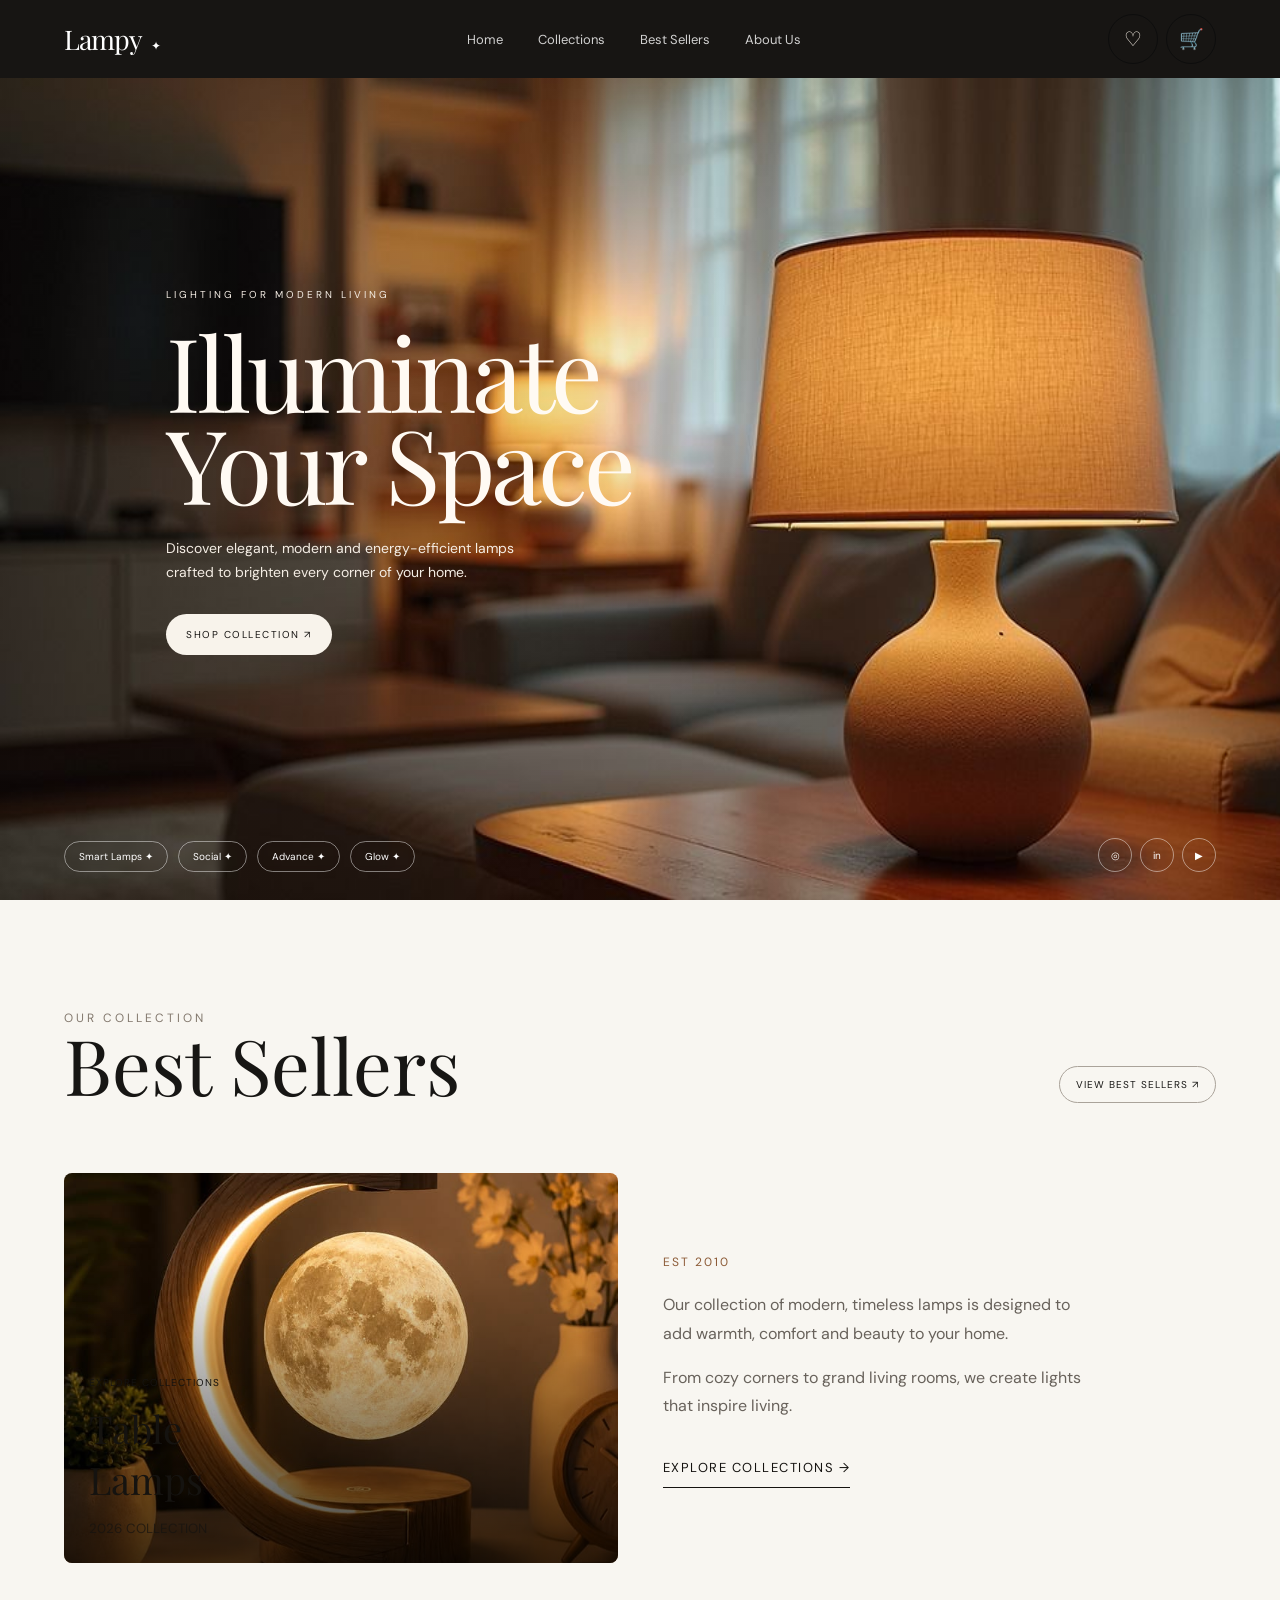
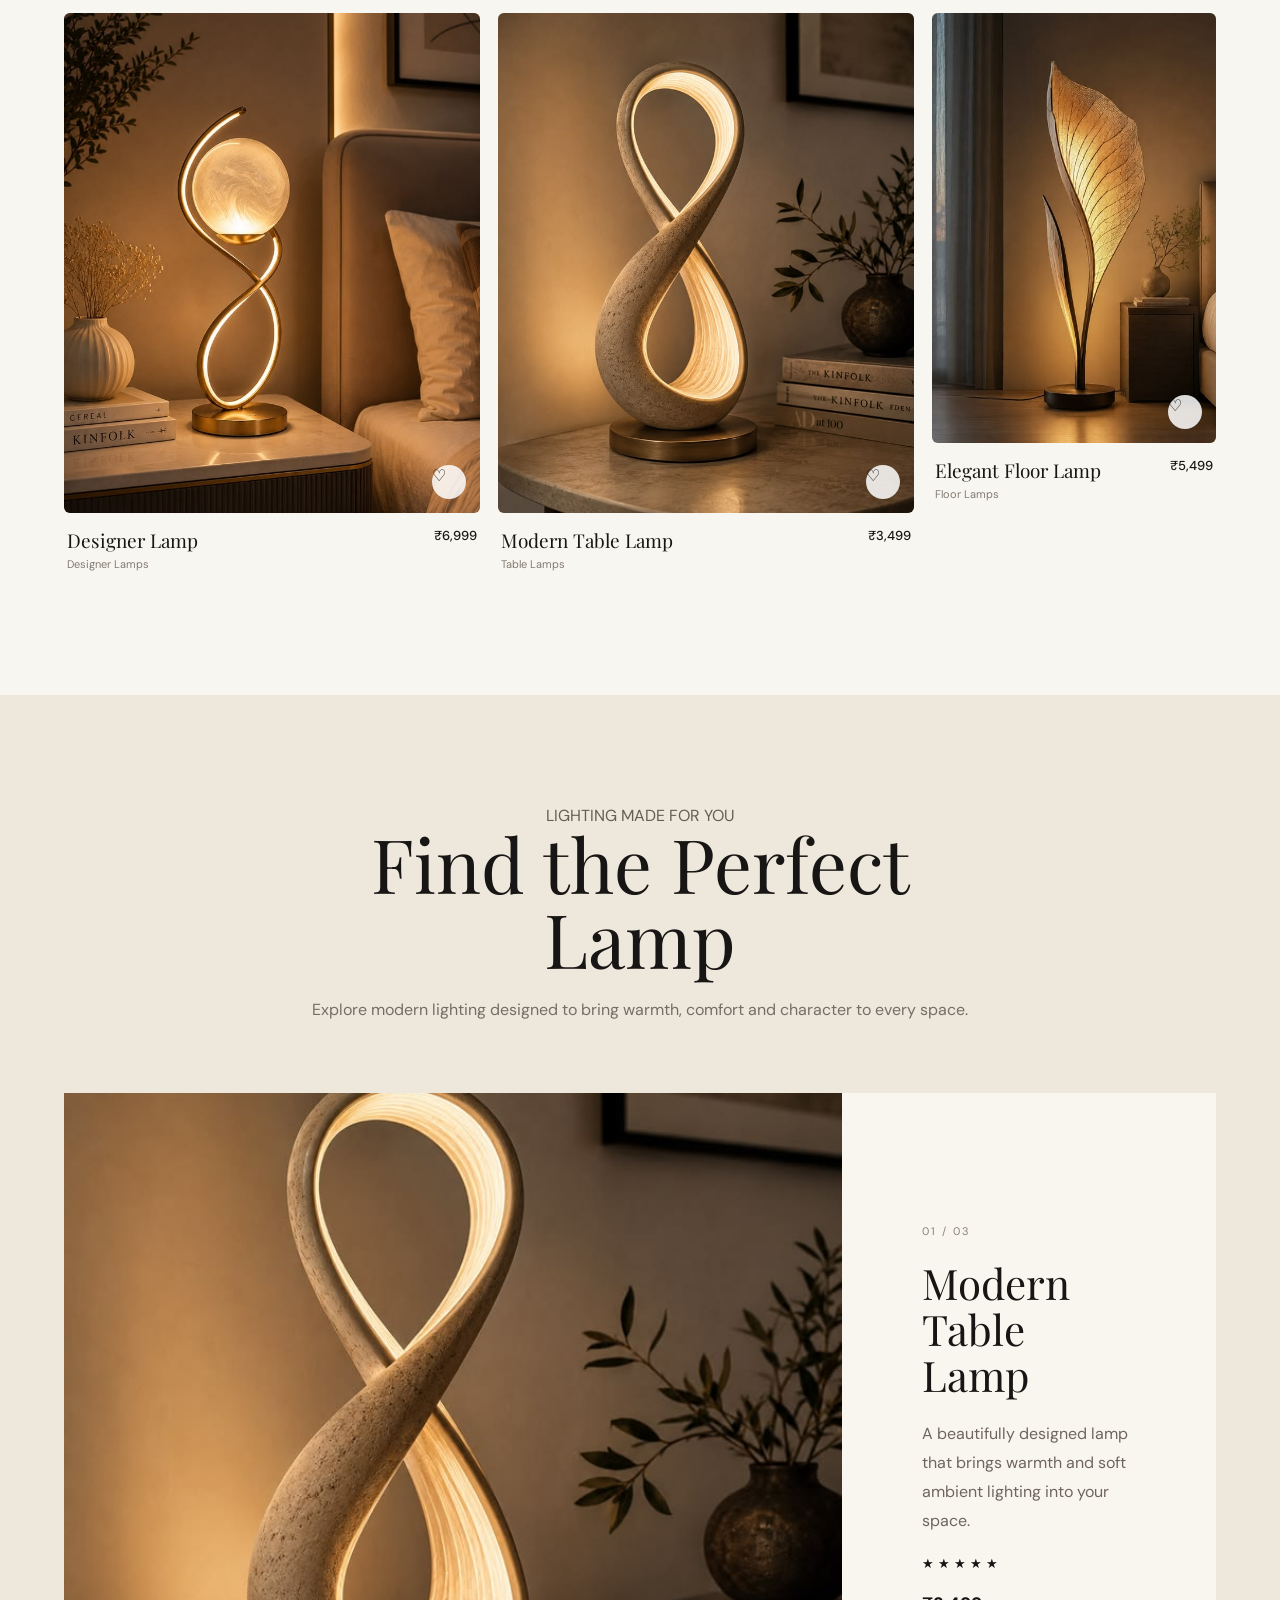
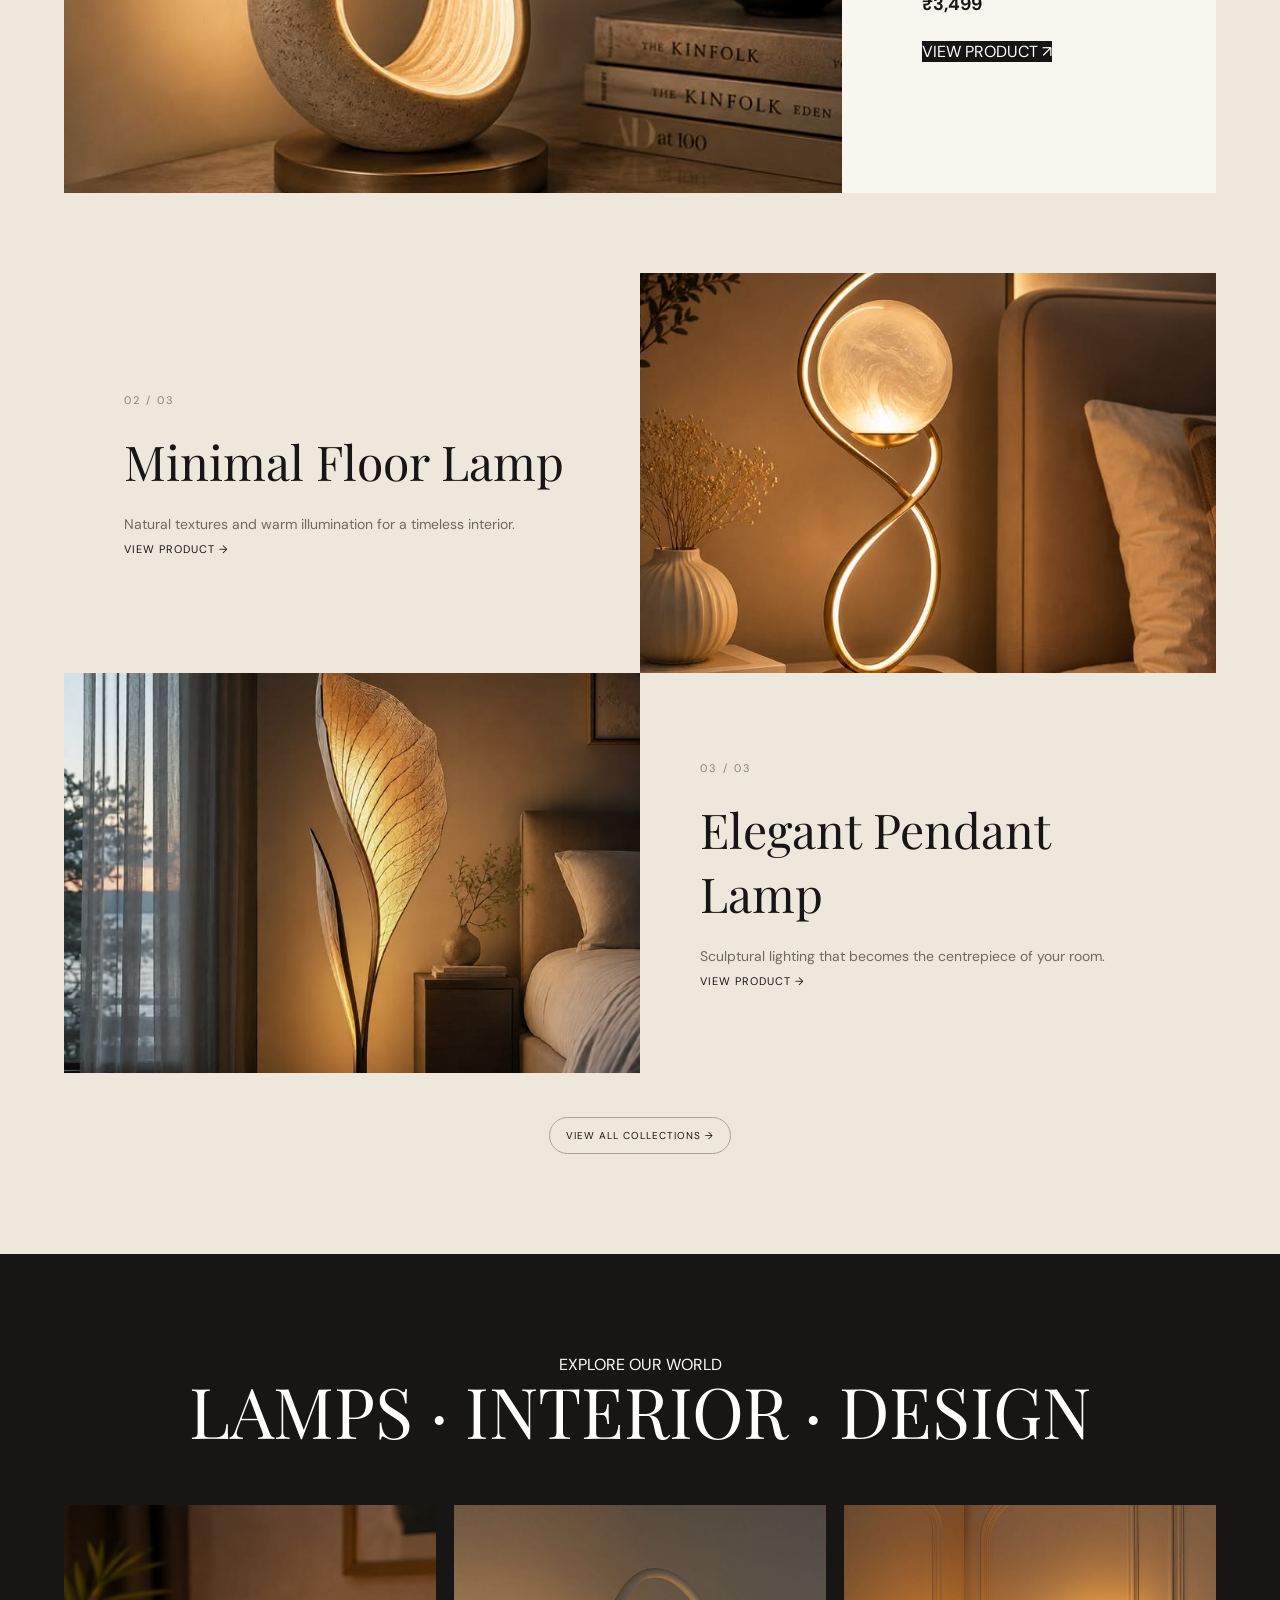
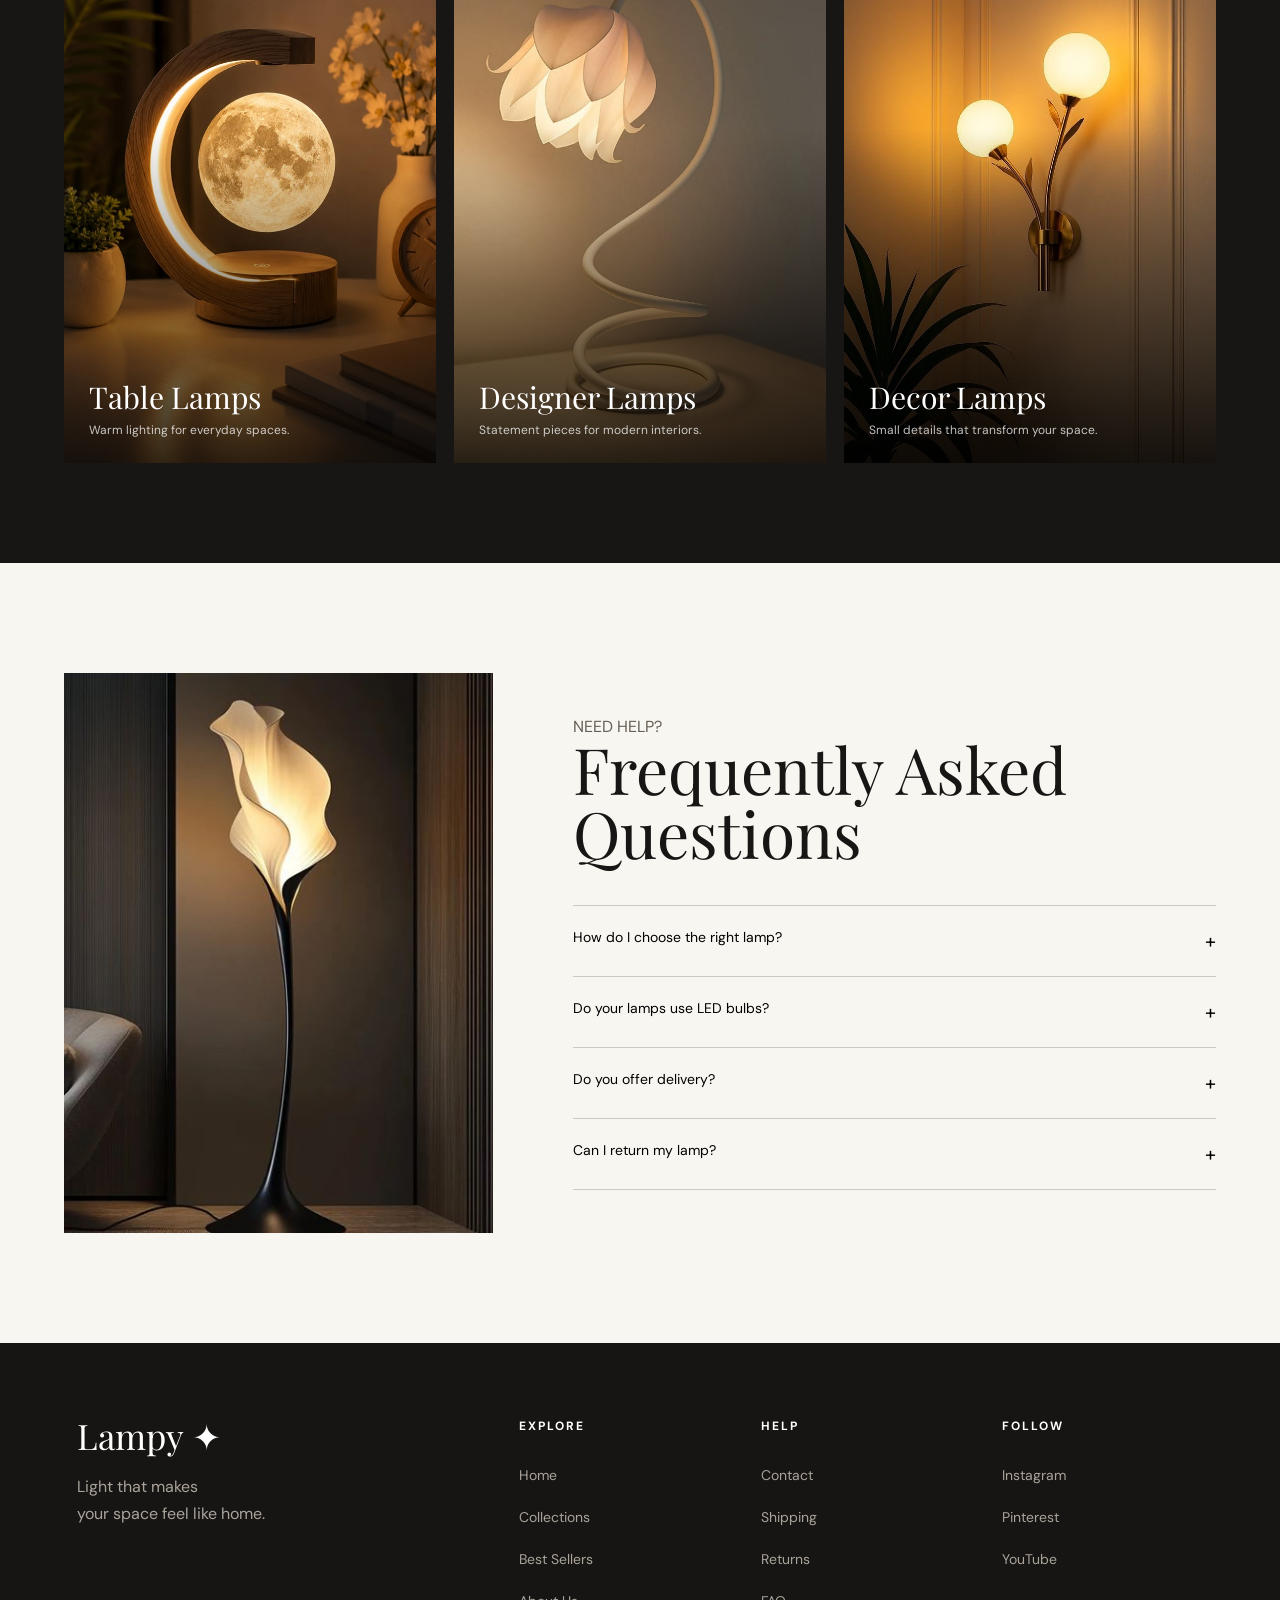
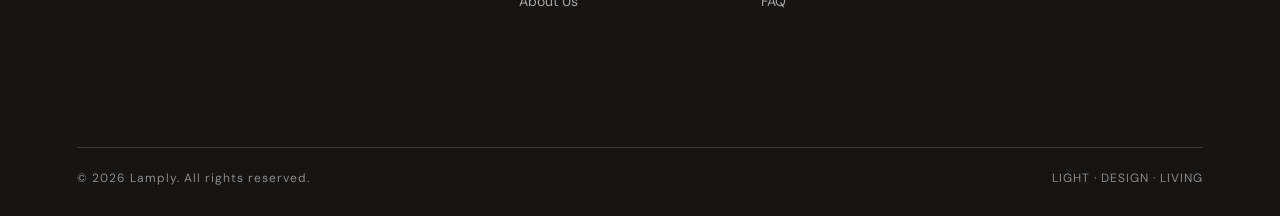
<file: index.html>
<!DOCTYPE html>
<html lang="en">

<head>
    <meta charset="UTF-8">
    <meta name="viewport" content="width=device-width, initial-scale=1.0">

    <title>Lamply | Illuminate Your Space</title>

    <!-- IMPORTANT: CSS is inside css folder -->
    <link rel="stylesheet" href="css/style.css">

    <!-- Google Fonts -->
    <link rel="preconnect" href="https://fonts.googleapis.com">
    <link rel="preconnect" href="https://fonts.gstatic.com" crossorigin>

    <link
        href="https://fonts.googleapis.com/css2?family=DM+Sans:wght@400;500;600&family=Playfair+Display:wght@400;500;600&display=swap"
        rel="stylesheet"
    >

    <!-- Font Awesome -->
    <link
        rel="stylesheet"
        href="https://cdnjs.cloudflare.com/ajax/libs/font-awesome/6.5.2/css/all.min.css"
    >
</head>

<body>


<!-- =====================================================
     COMMON LAMPLY HEADER
===================================================== -->

<header class="navbar">

    <!-- LOGO -->
    <a href="index.html" class="logo">
        Lampy <small>✦</small>
    </a>

    <!-- MAIN NAVIGATION -->
    <nav class="nav-links">

        <a href="index.html">
            Home
        </a>

        <a href="collections.html">
            Collections
        </a>

        <a href="best-sellers.html">
            Best Sellers
        </a>

        <a href="about.html">
            About Us
        </a>

    </nav>

    <!-- RIGHT SIDE ICONS -->
    <div class="nav-icons">

        <!-- WISHLIST -->
        <a href="wishlist.html" aria-label="Wishlist">
            ♡
        </a>
        <!-- CART -->
        <a href="cart.html" aria-label="Cart">
            🛒
        </a>

        

    </div>

</header>

<!-- =====================================================
     HERO
===================================================== -->

<section class="hero" id="home">

    <!-- IMPORTANT:
         This image now comes from the COLLECTIONS folder.
    -->

    <img
        
        src="images/hero-lamp.jpg"
        class="hero-image"
    >


    <div class="hero-overlay"></div>


    <div class="hero-content">

        <p class="eyebrow">
            LIGHTING FOR MODERN LIVING
        </p>

        <h1>
            Illuminate<br>
            Your Space
        </h1>

        <p class="hero-description">
            Discover elegant, modern and energy-efficient
            lamps crafted to brighten every corner of your home.
        </p>


        <!-- GOES TO SEPARATE COLLECTIONS PAGE -->

        <a
            href="collections.html"
            class="primary-btn"
        >
            SHOP COLLECTION
            <span>↗</span>
        </a>

    </div>


    <div class="hero-tags">

        <span>Smart Lamps ✦</span>
        <span>Social ✦</span>
        <span>Advance ✦</span>
        <span>Glow ✦</span>

    </div>


    <div class="hero-bottom">

        <div class="social-icons">

            <span>◎</span>
            <span>in</span>
            <span>▶</span>

        </div>

    </div>

</section>



<!-- =====================================================
     BEST SELLERS PREVIEW
     Full Best Sellers page is separate.
===================================================== -->

<section
    class="section best-sellers"
    id="bestsellers"
>

    <div class="section-heading">

        <div>

            <p class="eyebrow dark">
                OUR COLLECTION
            </p>

            <h2>
                Best Sellers
            </h2>

        </div>


        <!-- OPEN FULL BEST SELLERS PAGE -->

        <a
            href="best-sellers.html"
            class="outline-btn"
        >
            VIEW BEST SELLERS
            <span>↗</span>
        </a>

    </div>


    <div class="collection-intro">


        <!-- COLLECTION PREVIEW -->

        <a
            href="collections.html"
            class="collection-card"
        >

            <div class="collection-card-overlay"></div>


            <!-- IMAGE FROM COLLECTIONS FOLDER -->

            <img
                src="images/collections/table-lamp.jpg"
                alt="Table Lamps"
            >


            <div class="collection-card-content">

                <span>
                    EXPLORE COLLECTIONS
                </span>

                <h3>
                    Table<br>
                    Lamps
                </h3>

                <small>
                    2026 COLLECTION
                </small>

            </div>

        </a>


        <div class="intro-text">

            <span>
                EST 2010
            </span>

            <p>
                Our collection of modern, timeless lamps
                is designed to add warmth, comfort and beauty
                to your home.
            </p>

            <p>
                From cozy corners to grand living rooms,
                we create lights that inspire living.
            </p>


            <a
                href="collections.html"
                class="feature-button"
            >
                EXPLORE COLLECTIONS →
            </a>

        </div>

    </div>



    <!-- PRODUCT PREVIEW -->

    <div class="product-grid">


        <!-- PRODUCT 1 -->

        <article class="product-card large">

            <div class="product-image">

                <a href="product.html">

                    <img
                        src="images/products/designer-lamp.jpg"
                        alt="Designer Lamp"
                    >

                </a>


                <a
                    href="wishlist.html"
                    class="heart"
                    aria-label="Add to wishlist"
                >
                    ♡
                </a>

            </div>


            <div class="product-info">

                <div>

                    <h3>
                        Designer Lamp
                    </h3>

                    <p>
                        Designer Lamps
                    </p>

                </div>

                <strong>
                    ₹6,999
                </strong>

            </div>

        </article>



        <!-- PRODUCT 2 -->

        <article class="product-card large">

            <div class="product-image">

                <a href="product.html">

                    <img
                        src="images/products/decor-lamp.jpg"
                        alt="Modern Table Lamp"
                    >

                </a>


                <a
                    href="wishlist.html"
                    class="heart"
                    aria-label="Add to wishlist"
                >
                    ♡
                </a>

            </div>


            <div class="product-info">

                <div>

                    <h3>
                        Modern Table Lamp
                    </h3>

                    <p>
                        Table Lamps
                    </p>

                </div>

                <strong>
                    ₹3,499
                </strong>

            </div>

        </article>



        <!-- PRODUCT 3 -->

        <article class="product-card small">

            <div class="product-image">

                <a href="product.html">

                    <img
                        src="images/products/floor-lamp.jpg"
                        alt="Elegant Floor Lamp"
                    >

                </a>


                <a
                    href="wishlist.html"
                    class="heart"
                    aria-label="Add to wishlist"
                >
                    ♡
                </a>

            </div>


            <div class="product-info">

                <div>

                    <h3>
                        Elegant Floor Lamp
                    </h3>

                    <p>
                        Floor Lamps
                    </p>

                </div>

                <strong>
                    ₹5,499
                </strong>

            </div>

        </article>

    </div>

</section>



<!-- =====================================================
     FIND THE PERFECT LAMP
===================================================== -->

<section
    class="perfect-section"
    id="collections"
>

    <div class="perfect-heading">

        <p class="eyebrow dark">
            LIGHTING MADE FOR YOU
        </p>

        <h2>
            Find the Perfect Lamp
        </h2>

        <p>
            Explore modern lighting designed to bring
            warmth, comfort and character to every space.
        </p>

    </div>



    <!-- FEATURED PRODUCT -->

    <div class="feature-product">

        <div class="feature-image">

            <img
                src="images/products/decor-lamp.jpg"
                alt="Modern Table Lamp"
            >

        </div>


        <div class="feature-content">

            <span class="product-number">
                01 / 03
            </span>

            <h3>
                Modern Table<br>
                Lamp
            </h3>

            <p>
                A beautifully designed lamp that brings
                warmth and soft ambient lighting into your space.
            </p>


            <div class="rating">
                ★★★★★
            </div>


            <strong>
                ₹3,499
            </strong>


            <!-- PRODUCT DETAIL PAGE -->

            <a
                href="product.html"
                class="primary-btn dark-btn"
            >
                VIEW PRODUCT
                <span>↗</span>
            </a>

        </div>

    </div>



    <!-- FEATURE 02 -->

    <div class="feature-row">

        <div class="feature-text">

            <span>
                02 / 03
            </span>

            <h3>
                Minimal Floor Lamp
            </h3>

            <p>
                Natural textures and warm illumination
                for a timeless interior.
            </p>


            <a
                href="product.html"
                class="text-btn"
            >
                VIEW PRODUCT →
            </a>

        </div>


        <div class="feature-small-image">

            <img
                src="images/products/designer-lamp.jpg"
                alt="Minimal Floor Lamp"
            >

        </div>

    </div>



    <!-- FEATURE 03 -->

    <div class="feature-row reverse">

        <div class="feature-small-image">

            <img
                src="images/products/floor-lamp.jpg"
                alt="Elegant Pendant Lamp"
            >

        </div>


        <div class="feature-text">

            <span>
                03 / 03
            </span>

            <h3>
                Elegant Pendant Lamp
            </h3>

            <p>
                Sculptural lighting that becomes the
                centrepiece of your room.
            </p>


            <a
                href="product.html"
                class="text-btn"
            >
                VIEW PRODUCT →
            </a>

        </div>

    </div>


    <div style="text-align:center; margin-top:50px;">

        <a
            href="collections.html"
            class="outline-btn"
        >
            VIEW ALL COLLECTIONS →
        </a>

    </div>

</section>



<!-- =====================================================
     CATEGORIES
===================================================== -->

<section
    class="categories"
    id="about"
>

    <div class="categories-title">

        <p class="eyebrow">
            EXPLORE OUR WORLD
        </p>

        <h2>
            LAMPS · INTERIOR · DESIGN
        </h2>

    </div>


    <div class="category-grid">


        <a
            href="collections.html"
            class="category-item"
        >

            <img
                src="images/collections/table-lamp.jpg"
                alt="Table Lamps"
            >

            <div>

                <h3>
                    Table Lamps
                </h3>

                <p>
                    Warm lighting for everyday spaces.
                </p>

            </div>

        </a>



        <a
            href="best-sellers.html"
            class="category-item"
        >

            <img
                src="images/collections/designer-lamp.jpg"
                alt="Designer Lamps"
            >

            <div>

                <h3>
                    Designer Lamps
                </h3>

                <p>
                    Statement pieces for modern interiors.
                </p>

            </div>

        </a>



        <a
            href="best-sellers.html"
            class="category-item"
        >

            <img
                src="images/collections/decor-lamp.jpg"
                alt="Decor Lamps"
            >

            <div>

                <h3>
                    Decor Lamps
                </h3>

                <p>
                    Small details that transform your space.
                </p>

            </div>

        </a>

    </div>

</section>



<!-- =====================================================
     FAQ
===================================================== -->

<section class="faq-section">

    <div class="faq-image">

        <img
            src="images/collections/featured-lamp.jpg"
            alt="Lampy lighting"
        >

    </div>


    <div class="faq-content">

        <p class="eyebrow dark">
            NEED HELP?
        </p>

        <h2>
            Frequently Asked Questions
        </h2>


        <div class="faq-item">

            <button type="button">

                How do I choose the right lamp?

                <span>+</span>

            </button>

            <div class="faq-answer">

                Consider the size of your room,
                the purpose of the lamp and the
                warmth of the light.

            </div>

        </div>



        <div class="faq-item">

            <button type="button">

                Do your lamps use LED bulbs?

                <span>+</span>

            </button>

            <div class="faq-answer">

                Many of our lamps are designed
                for energy-efficient LED lighting.

            </div>

        </div>



        <div class="faq-item">

            <button type="button">

                Do you offer delivery?

                <span>+</span>

            </button>

            <div class="faq-answer">

                Yes. We offer delivery across selected
                locations.

            </div>

        </div>



        <div class="faq-item">

            <button type="button">

                Can I return my lamp?

                <span>+</span>

            </button>

            <div class="faq-answer">

                Eligible products can be returned according
                to our return policy.

            </div>

        </div>

    </div>

</section>



<!-- =====================================================
     FOOTER
===================================================== -->

<footer class="footer">

    <div class="footer-top">


        <div class="footer-brand">

            <h2>
                Lampy ✦
            </h2>

            <p>
                Light that makes<br>
                your space feel like home.
            </p>

        </div>



        <div class="footer-column">

            <h4>
                EXPLORE
            </h4>

            <a href="index.html">
                Home
            </a>

            <a href="collections.html">
                Collections
            </a>

            <a href="best-sellers.html">
                Best Sellers
            </a>

            <a href="about.html">
                About Us
            </a>

        </div>



        <div class="footer-column">

            <h4>
                HELP
            </h4>

            <a href="about.html">
                Contact
            </a>

            <a href="about.html">
                Shipping
            </a>

            <a href="about.html">
                Returns
            </a>

            <a href="#faq">
                FAQ
            </a>

        </div>



        <div class="footer-column">

            <h4>
                FOLLOW
            </h4>

            <a href="#">
                Instagram
            </a>

            <a href="#">
                Pinterest
            </a>

            <a href="#">
                YouTube
            </a>

        </div>

    </div>


    <div class="footer-bottom">

        <span>
            © 2026 Lamply. All rights reserved.
        </span>

        <span>
            LIGHT · DESIGN · LIVING
        </span>

    </div>

</footer>

</body>
</html>
</file>
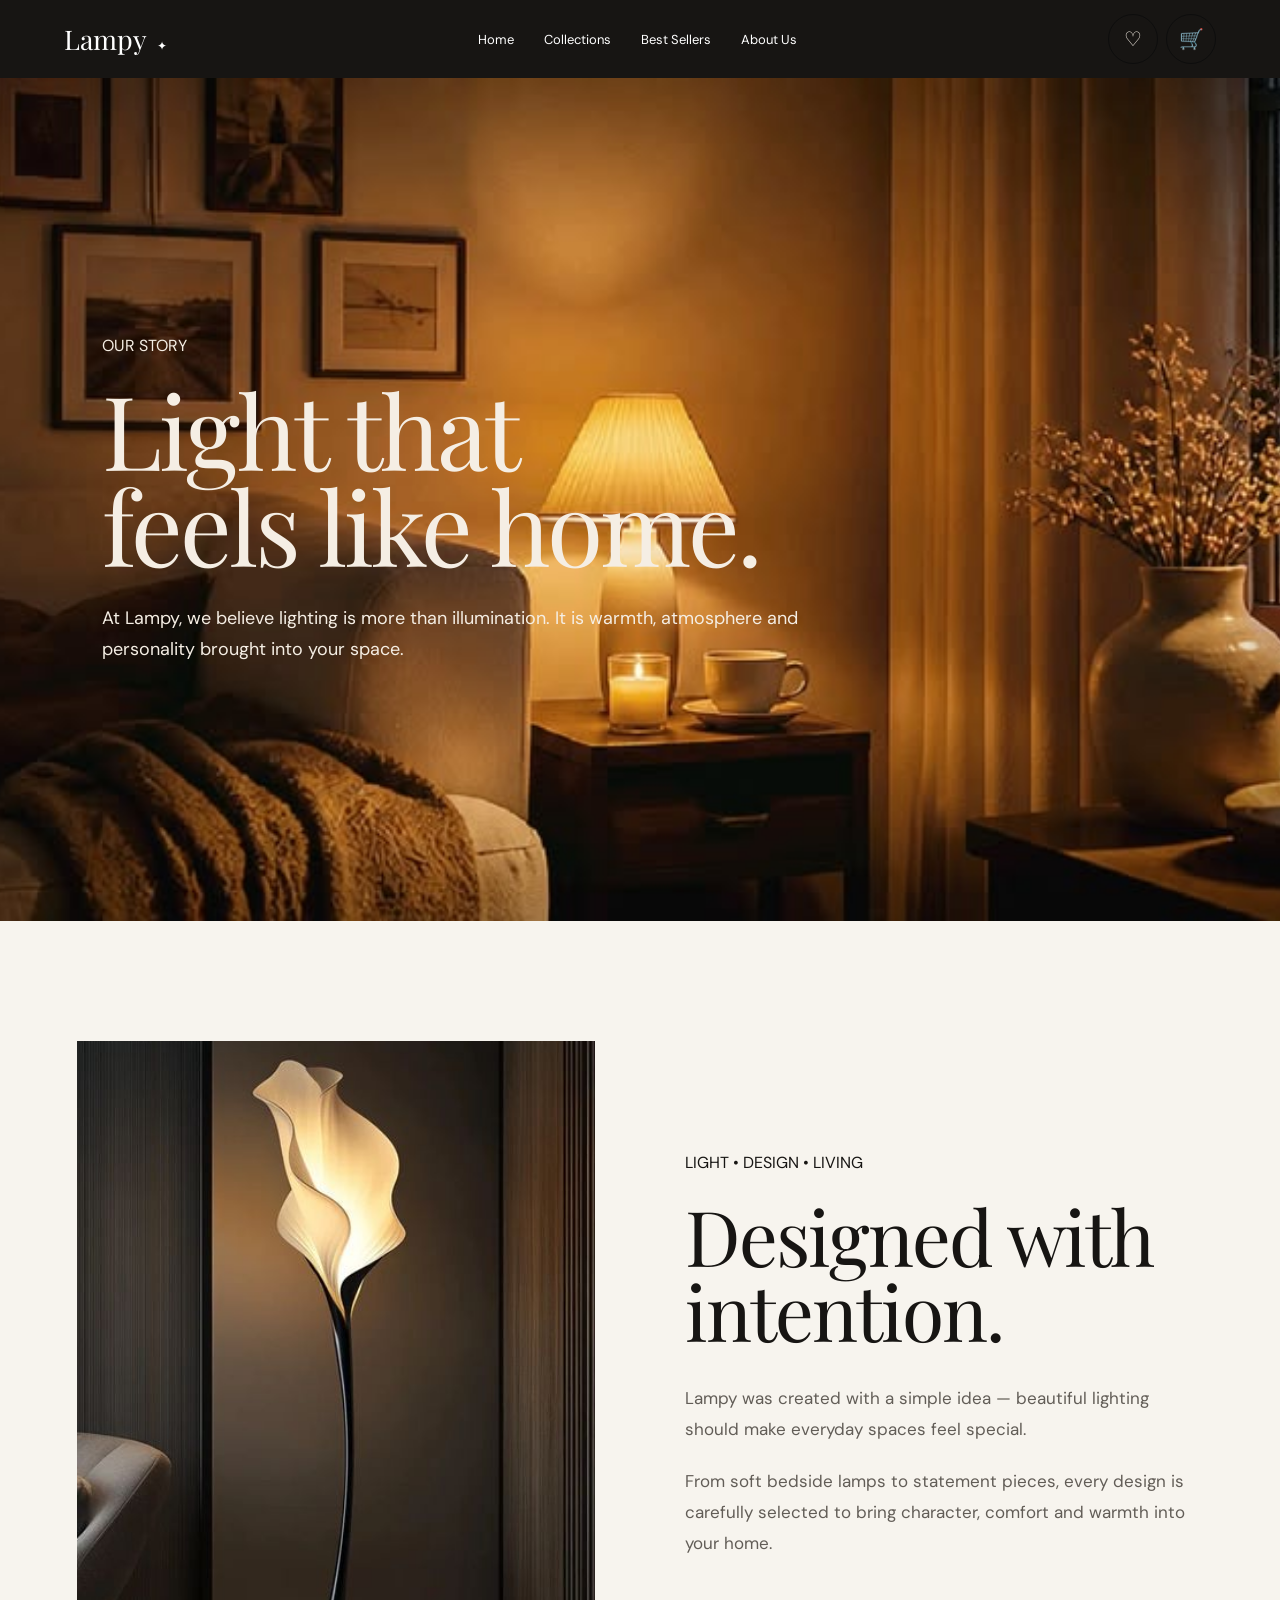
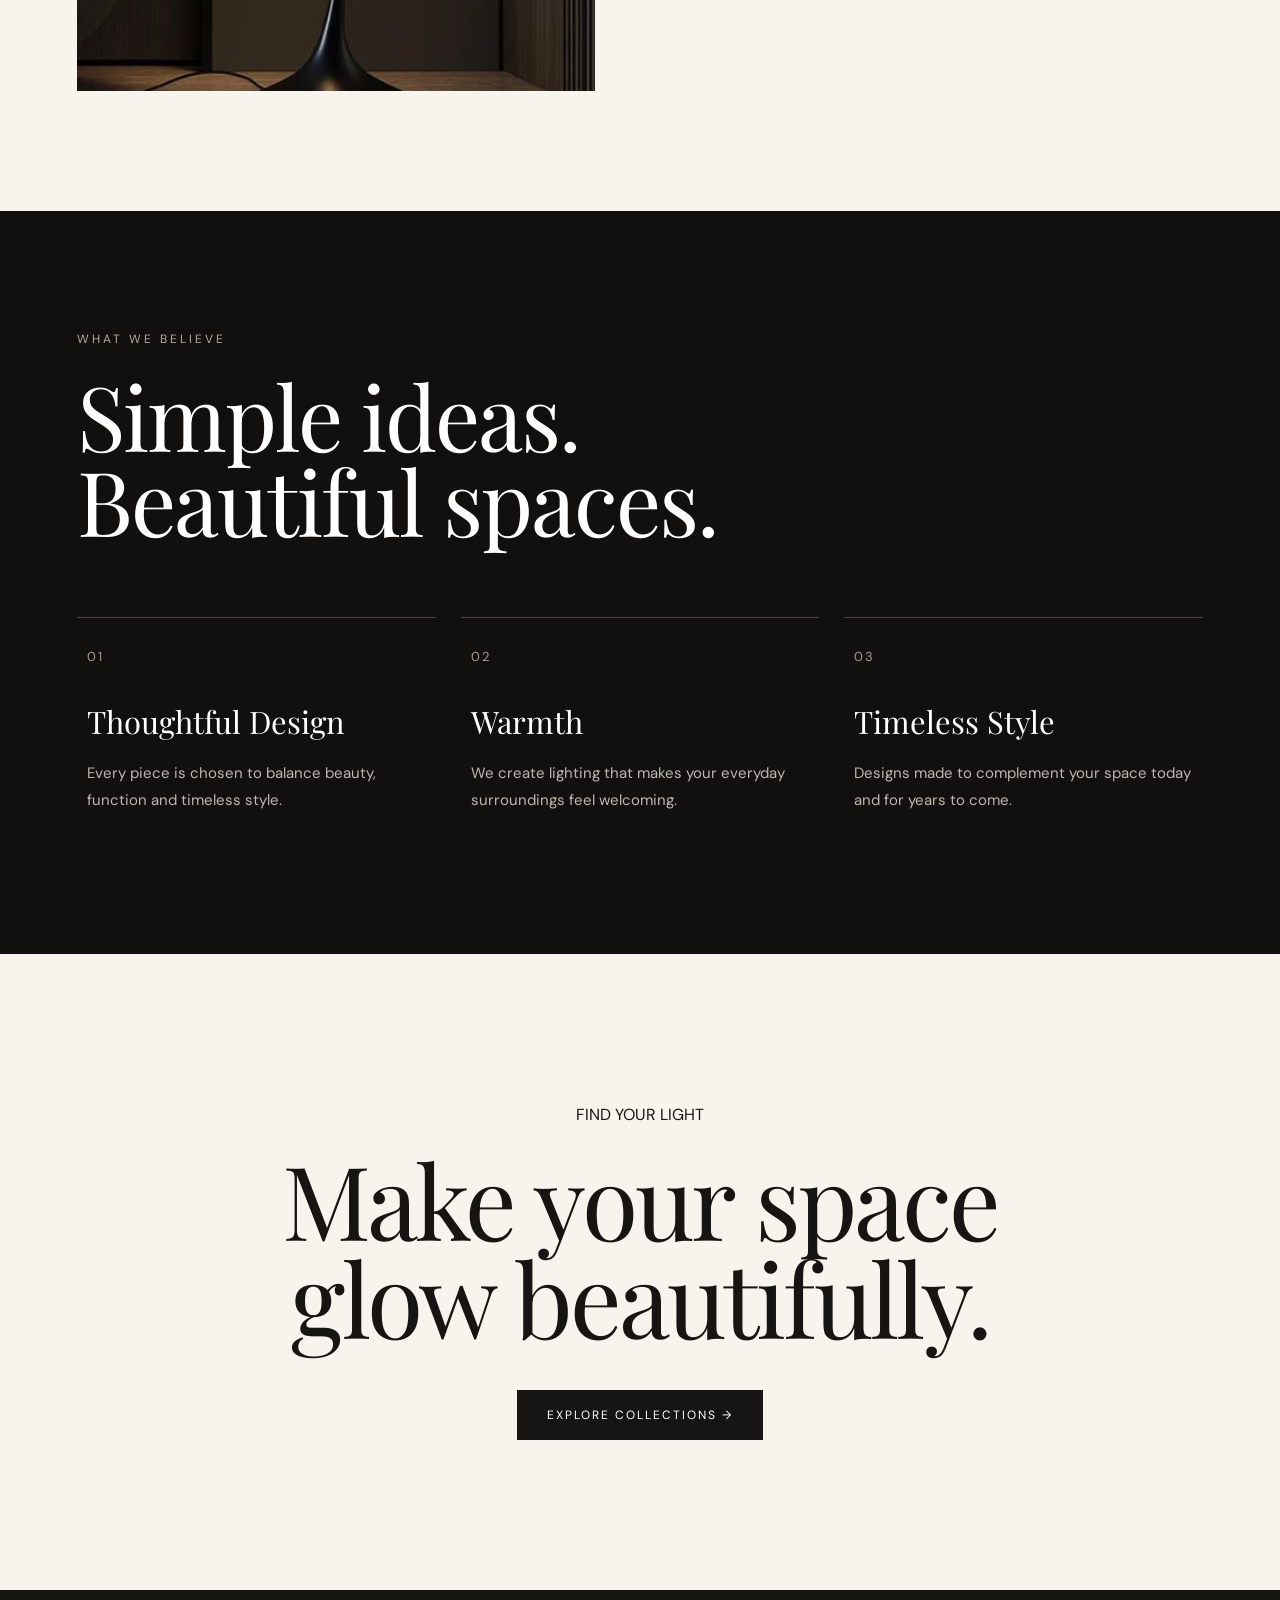
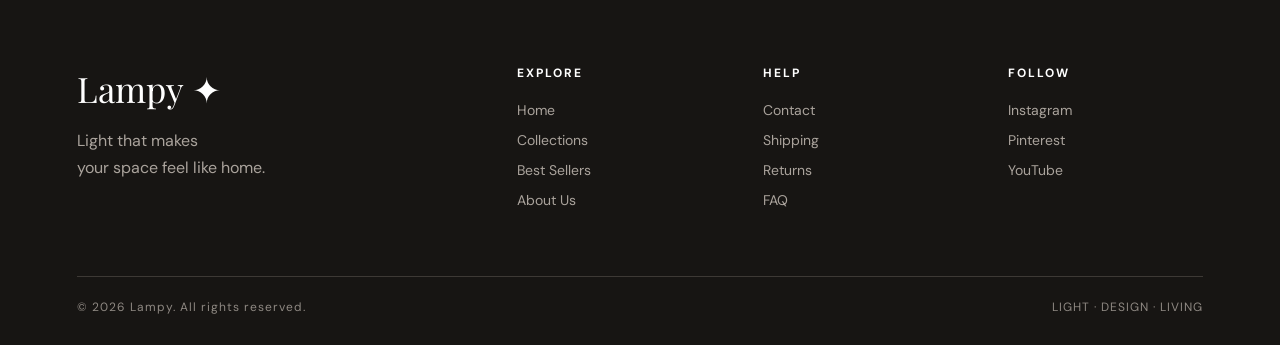
<file: about.html>
<!DOCTYPE html>
<html lang="en">

<head>

    <meta charset="UTF-8">

    <meta name="viewport" content="width=device-width, initial-scale=1.0">

    <title>About Us | Lampy</title>


    <!-- Google Fonts -->

    <link rel="preconnect" href="https://fonts.googleapis.com">

    <link rel="preconnect" href="https://fonts.gstatic.com" crossorigin>

    <link
        href="https://fonts.googleapis.com/css2?family=DM+Sans:wght@400;500;600&family=Playfair+Display:wght@400;500&display=swap"
        rel="stylesheet">


    <style>

        /* =========================
           RESET
        ========================= */

        * {
            margin: 0;
            padding: 0;
            box-sizing: border-box;
        }

        html {
            scroll-behavior: smooth;
        }

        body {
            font-family: "DM Sans", sans-serif;
            background: #f7f4ee;
            color: #171513;
            overflow-x: hidden;
        }

        a {
            color: inherit;
            text-decoration: none;
        }

/* ================= HEADER ================= */

.navbar,
header {
    height: 78px;
    padding: 0 5%;
    box-sizing: border-box;
    background: #171513;
    color: white;
    display: flex;
    align-items: center;
    justify-content: space-between;
    padding: 0 5%;
    position: sticky;
    top: 0;
    z-index: 1000;
    margin: 0;
}

.logo {
    color: white;
    text-decoration: none;
    font-family: "Playfair Display", serif;
    font-size: 27px;
    font-weight: 400;
    line-height: -1;
}

.logo span,
.logo small {
    font-size: 12px;
     margin-left: 4px;
}

.nav-links,
header nav {
    display: flex;
    align-items: center;
    gap: 30px;
    font-size: 13px;
    margin: 0;
    padding: 0;
}

.nav-links a,
header nav a {
    color: white;
    text-decoration: none;
    font-family: "DM Sans", sans-serif;
    font-size: 13px;
    line-height: 1;
}
.nav-links a:hover {
    opacity: 1;
}

.nav-icons,
.header-icons {
    display: flex;
    align-items: center;
    gap: 8px;
}

.nav-icons a,
.header-icons a {
    width: 50px;
    height: 50px;
    box-sizing: border-box;
    border: 1px solid #0d0d0d;
    border-radius: 50%;
    display: flex;
    align-items: center;
    justify-content: center;
    color: #f5eee4;
    text-decoration: none;
    font-size: 20px;
    line-height: 1;
}
  /* =========================================
   ABOUT PAGE HERO
========================================= */

.about-hero {
    min-height: calc(105vh - 102px);
    background-image: url("../images/hero-lamp1.jpg");
    background-size: cover;
    background-position: center;
    background-repeat: no-repeat;

    display: flex;
    align-items: center;

    padding: 70px 8%;
    color: #f5eee4;
}

        .about-hero-content {
            max-width: 1050px;
        }

        .about-hero h1 {
            font-family: "Playfair Display", serif;
            font-size: clamp(65px, 8vw, 125px);
            font-weight: 400;
            line-height: 0.94;
            letter-spacing: -3px;
            margin: 25px 0 30px;
        }

        .about-hero-content > p:last-child {
            max-width: 700px;
            font-size: 18px;
            line-height: 1.7;
            color: #f5eee4;
        }


        /* =========================
           STORY
        ========================= */

        .about-story {
            max-width: 1400px;
            margin: 0 auto;

            padding: 120px 6%;

            display: grid;
            grid-template-columns: 1fr 1fr;
            gap: 90px;

            align-items: center;
        }

        .about-story-image {
            width: 100%;
            height: 650px;
            overflow: hidden;
        }

        .about-story-image img {
            width: 100%;
            height: 100%;
            object-fit: cover;
            display: block;
        }

        .about-story-content {
            max-width: 570px;
        }

        .about-story-content h2 {
            font-family: "Playfair Display", serif;
            font-size: clamp(55px, 6vw, 85px);
            font-weight: 400;
            line-height: 0.98;
            letter-spacing: -2px;
            margin: 25px 0 35px;
        }

        .about-story-content p:not(.small-heading) {
            font-size: 17px;
            line-height: 1.8;
            color: #625d57;
            margin-bottom: 22px;
        }


        /* =========================
           VALUES
        ========================= */

        .about-values {
            background: #11100f;
            color: #fff;

            padding: 120px 6%;
        }

        .section-heading {
            max-width: 1400px;
            margin: 0 auto 75px;
        }

        .section-heading > p {
            color: #b5a99a;
            font-size: 12px;
            letter-spacing: 3px;
        }

        .section-heading h2 {
            font-family: "Playfair Display", serif;
            font-size: clamp(55px, 7vw, 100px);
            font-weight: 400;
            line-height: 0.95;
            letter-spacing: -2px;
            margin-top: 25px;
        }

        .values-grid {
            max-width: 1400px;
            margin: 0 auto;

            display: grid;
            grid-template-columns: repeat(3, 1fr);
            gap: 25px;
        }

        .value-card {
            border-top: 1px solid #4a4642;
            padding: 30px 10px 20px;
        }

        .value-card > span {
            display: block;
            color: #a89b8d;
            font-size: 13px;
            letter-spacing: 2px;
            margin-bottom: 35px;
        }

        .value-card h3 {
            font-family: "Playfair Display", serif;
            font-size: 31px;
            font-weight: 400;
            margin-bottom: 18px;
        }

        .value-card p {
            max-width: 340px;
            color: #bdb7b0;
            font-size: 15px;
            line-height: 1.8;
        }


        /* =========================
           CTA
        ========================= */

        .about-cta {
            text-align: center;
            padding: 150px 6%;

            background: #f7f4ee;
        }

        .about-cta .small-heading {
            margin-bottom: 25px;
        }

        .about-cta h2 {
            font-family: "Playfair Display", serif;
            font-size: clamp(60px, 8vw, 115px);
            font-weight: 400;
            line-height: 0.95;
            letter-spacing: -3px;
            margin-bottom: 45px;
        }

        .feature-button {
            display: inline-flex;
            align-items: center;
            justify-content: center;

            padding: 17px 30px;

            background: #171513;
            color: #fff;

            font-size: 12px;
            letter-spacing: 2px;

            transition: all 0.3s ease;
        }

        .feature-button:hover {
            background: #3a3632;
            transform: translateY(-2px);
        }


        /* =========================
           FOOTER
        ========================= */

        .footer {
            background: #171513;
            color: #fff;
            padding: 75px 6% 30px;
        }

        .footer-grid {
            max-width: 1400px;
            margin: 0 auto;

            display: grid;
            grid-template-columns: 2fr 1fr 1fr 1fr;
            gap: 50px;
        }

        .footer-brand h2 {
            font-family: "Playfair Display", serif;
            font-size: 35px;
            font-weight: 400;
            margin-bottom: 15px;
        }

        .footer-brand p {
            color: #aaa39c;
            line-height: 1.7;
        }

        .footer-column h4 {
            font-size: 12px;
            letter-spacing: 2px;
            margin-bottom: 20px;
        }

        .footer-column a {
            display: block;
            color: #aaa39c;
            font-size: 14px;
            margin-bottom: 12px;

            transition: color 0.3s ease;
        }

        .footer-column a:hover {
            color: #fff;
        }

        .footer-bottom {
            max-width: 1400px;
            margin: 55px auto 0;

            padding-top: 22px;

            border-top: 1px solid #3d3935;

            display: flex;
            justify-content: space-between;

            gap: 20px;

            color: #8e8882;

            font-size: 12px;
            letter-spacing: 1px;
        }


        /* =========================
           TABLET
        ========================= */

        @media (max-width: 1000px) {

            .nav-links {
                gap: 20px;
            }

            .about-story {
                grid-template-columns: 1fr;
                gap: 60px;
            }

            .about-story-image {
                height: 550px;
            }

            .about-story-content {
                max-width: 800px;
            }

            .values-grid {
                grid-template-columns: 1fr;
                gap: 45px;
            }

            .footer-grid {
                grid-template-columns: 1fr 1fr;
            }

        }


        /* =========================
           MOBILE
        ========================= */

        @media (max-width: 700px) {

            .navbar {
                padding: 20px 5%;
                min-height: 85px;

                flex-wrap: wrap;
                gap: 20px;
            }

            .logo a {
                font-size: 27px;
            }

            .nav-links {
                order: 3;
                width: 100%;

                justify-content: center;
                flex-wrap: wrap;

                gap: 18px;
            }

            .nav-links a {
                font-size: 13px;
            }

            .nav-icons {
                margin-left: auto;
            }


            .about-hero {
                min-height: 600px;
                padding: 90px 5%;
            }

            .about-hero h1 {
                font-size: 58px;
                letter-spacing: -1.5px;
            }

            .about-hero-content > p:last-child {
                font-size: 16px;
            }


            .about-story {
                padding: 80px 5%;
            }

            .about-story-image {
                height: 430px;
            }

            .about-story-content h2 {
                font-size: 55px;
            }


            .about-values {
                padding: 80px 5%;
            }

            .section-heading {
                margin-bottom: 55px;
            }

            .section-heading h2 {
                font-size: 55px;
            }


            .about-cta {
                padding: 100px 5%;
            }

            .about-cta h2 {
                font-size: 58px;
                letter-spacing: -1px;
            }


            .footer {
                padding: 60px 5% 25px;
            }

            .footer-grid {
                grid-template-columns: 1fr;
                gap: 35px;
            }

            .footer-bottom {
                flex-direction: column;
                margin-top: 35px;
            }

        }

    </style>

</head>


<body>


    <!-- ================= HEADER ================= -->

<header class="navbar">

    <a href="index.html" class="logo">
        Lampy <small>✦</small>
    </a>

    <nav class="nav-links">

        <a href="index.html">
            Home
        </a>

        <a href="collections.html">
            Collections
        </a>

        <a href="best-sellers.html">
            Best Sellers
        </a>

        <a href="about.html">
            About Us
        </a>

    </nav>

    <div class="nav-icons">

        <a href="wishlist.html" aria-label="Wishlist">
            ♡
        </a>

        <a href="cart.html" aria-label="Cart">
            🛒
        </a>

    </div>

</header>


    <!-- =========================
         HERO
    ========================= -->

    <section class="about-hero">

        <div class="about-hero-content">

            <p class="small-heading">
                OUR STORY
            </p>

            <h1>
                Light that<br>
                feels like home.
            </h1>

            <p>
                At Lampy, we believe lighting is more than
                illumination. It is warmth, atmosphere and
                personality brought into your space.
            </p>

        </div>

    </section>


    <!-- =========================
         STORY
    ========================= -->

    <section class="about-story">


        <div class="about-story-image">

            <img
                src="images/collections/featured-lamp.jpg"
                alt="Lampy lighting">

        </div>


        <div class="about-story-content">

            <p class="small-heading">
                LIGHT • DESIGN • LIVING
            </p>

            <h2>
                Designed with<br>
                intention.
            </h2>

            <p>
                Lampy was created with a simple idea —
                beautiful lighting should make everyday
                spaces feel special.
            </p>

            <p>
                From soft bedside lamps to statement pieces,
                every design is carefully selected to bring
                character, comfort and warmth into your home.
            </p>

        </div>

    </section>


    <!-- =========================
         VALUES
    ========================= -->

    <section class="about-values">

        <div class="section-heading">

            <p>
                WHAT WE BELIEVE
            </p>

            <h2>
                Simple ideas.<br>
                Beautiful spaces.
            </h2>

        </div>


        <div class="values-grid">


            <div class="value-card">

                <span>
                    01
                </span>

                <h3>
                    Thoughtful Design
                </h3>

                <p>
                    Every piece is chosen to balance beauty,
                    function and timeless style.
                </p>

            </div>


            <div class="value-card">

                <span>
                    02
                </span>

                <h3>
                    Warmth
                </h3>

                <p>
                    We create lighting that makes your
                    everyday surroundings feel welcoming.
                </p>

            </div>


            <div class="value-card">

                <span>
                    03
                </span>

                <h3>
                    Timeless Style
                </h3>

                <p>
                    Designs made to complement your space
                    today and for years to come.
                </p>

            </div>


        </div>

    </section>


    <!-- =========================
         CTA
    ========================= -->

    <section class="about-cta">

        <p class="small-heading">
            FIND YOUR LIGHT
        </p>

        <h2>
            Make your space<br>
            glow beautifully.
        </h2>

        <a
            href="collections.html"
            class="feature-button">

            EXPLORE COLLECTIONS →

        </a>

    </section>


    <!-- =========================
         FOOTER
    ========================= -->

    <footer class="footer">

        <div class="footer-grid">


            <div class="footer-brand">

                <h2>
                    Lampy ✦
                </h2>

                <p>
                    Light that makes<br>
                    your space feel like home.
                </p>

            </div>


            <div class="footer-column">

                <h4>
                    EXPLORE
                </h4>

                <a href="index.html">
                    Home
                </a>

                <a href="collections.html">
                    Collections
                </a>

                <a href="best-sellers.html">
                    Best Sellers
                </a>

                <a href="about.html">
                    About Us
                </a>

            </div>


            <div class="footer-column">

                <h4>
                    HELP
                </h4>

                <a href="#">
                    Contact
                </a>

                <a href="#">
                    Shipping
                </a>

                <a href="#">
                    Returns
                </a>

                <a href="#">
                    FAQ
                </a>

            </div>


            <div class="footer-column">

                <h4>
                    FOLLOW
                </h4>

                <a href="#">
                    Instagram
                </a>

                <a href="#">
                    Pinterest
                </a>

                <a href="#">
                    YouTube
                </a>

            </div>


        </div>


        <div class="footer-bottom">

            <span>
                © 2026 Lampy. All rights reserved.
            </span>

            <span>
                LIGHT · DESIGN · LIVING
            </span>

        </div>

    </footer>


</body>

</html>
</file>
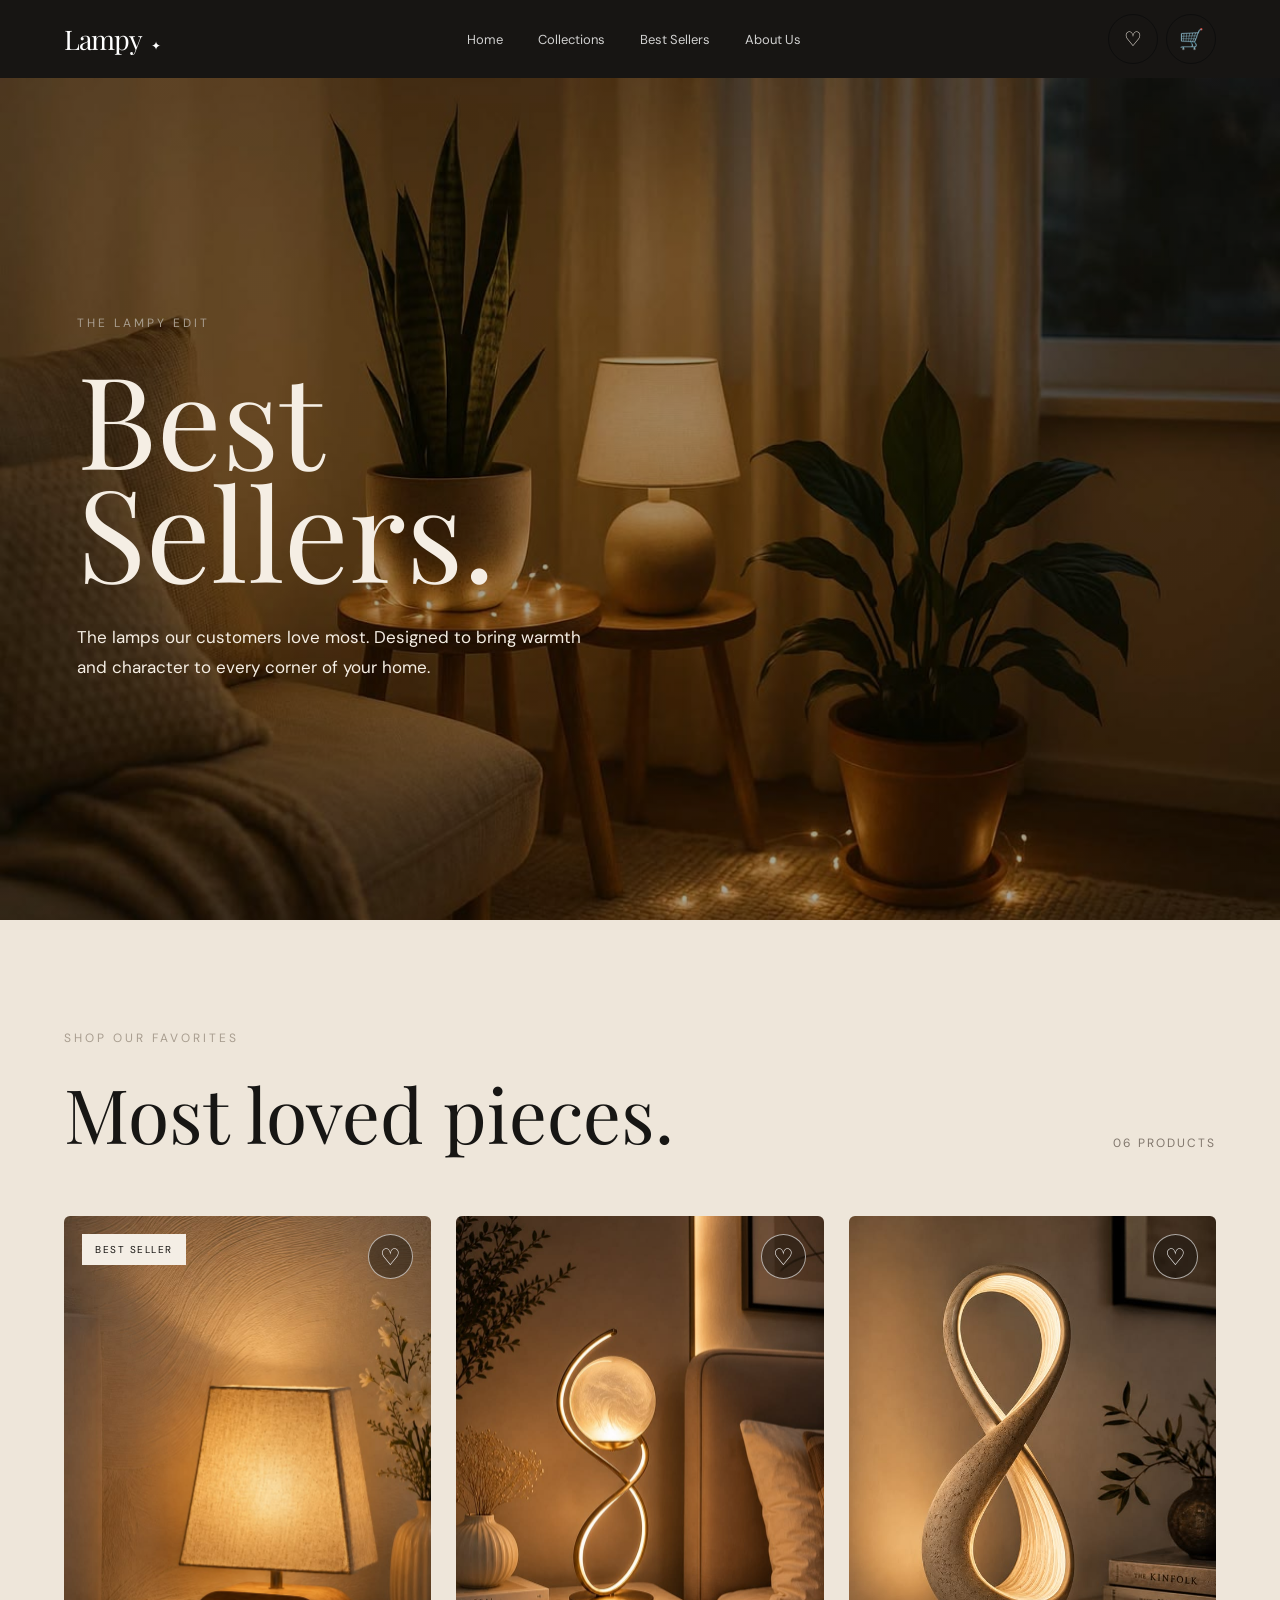
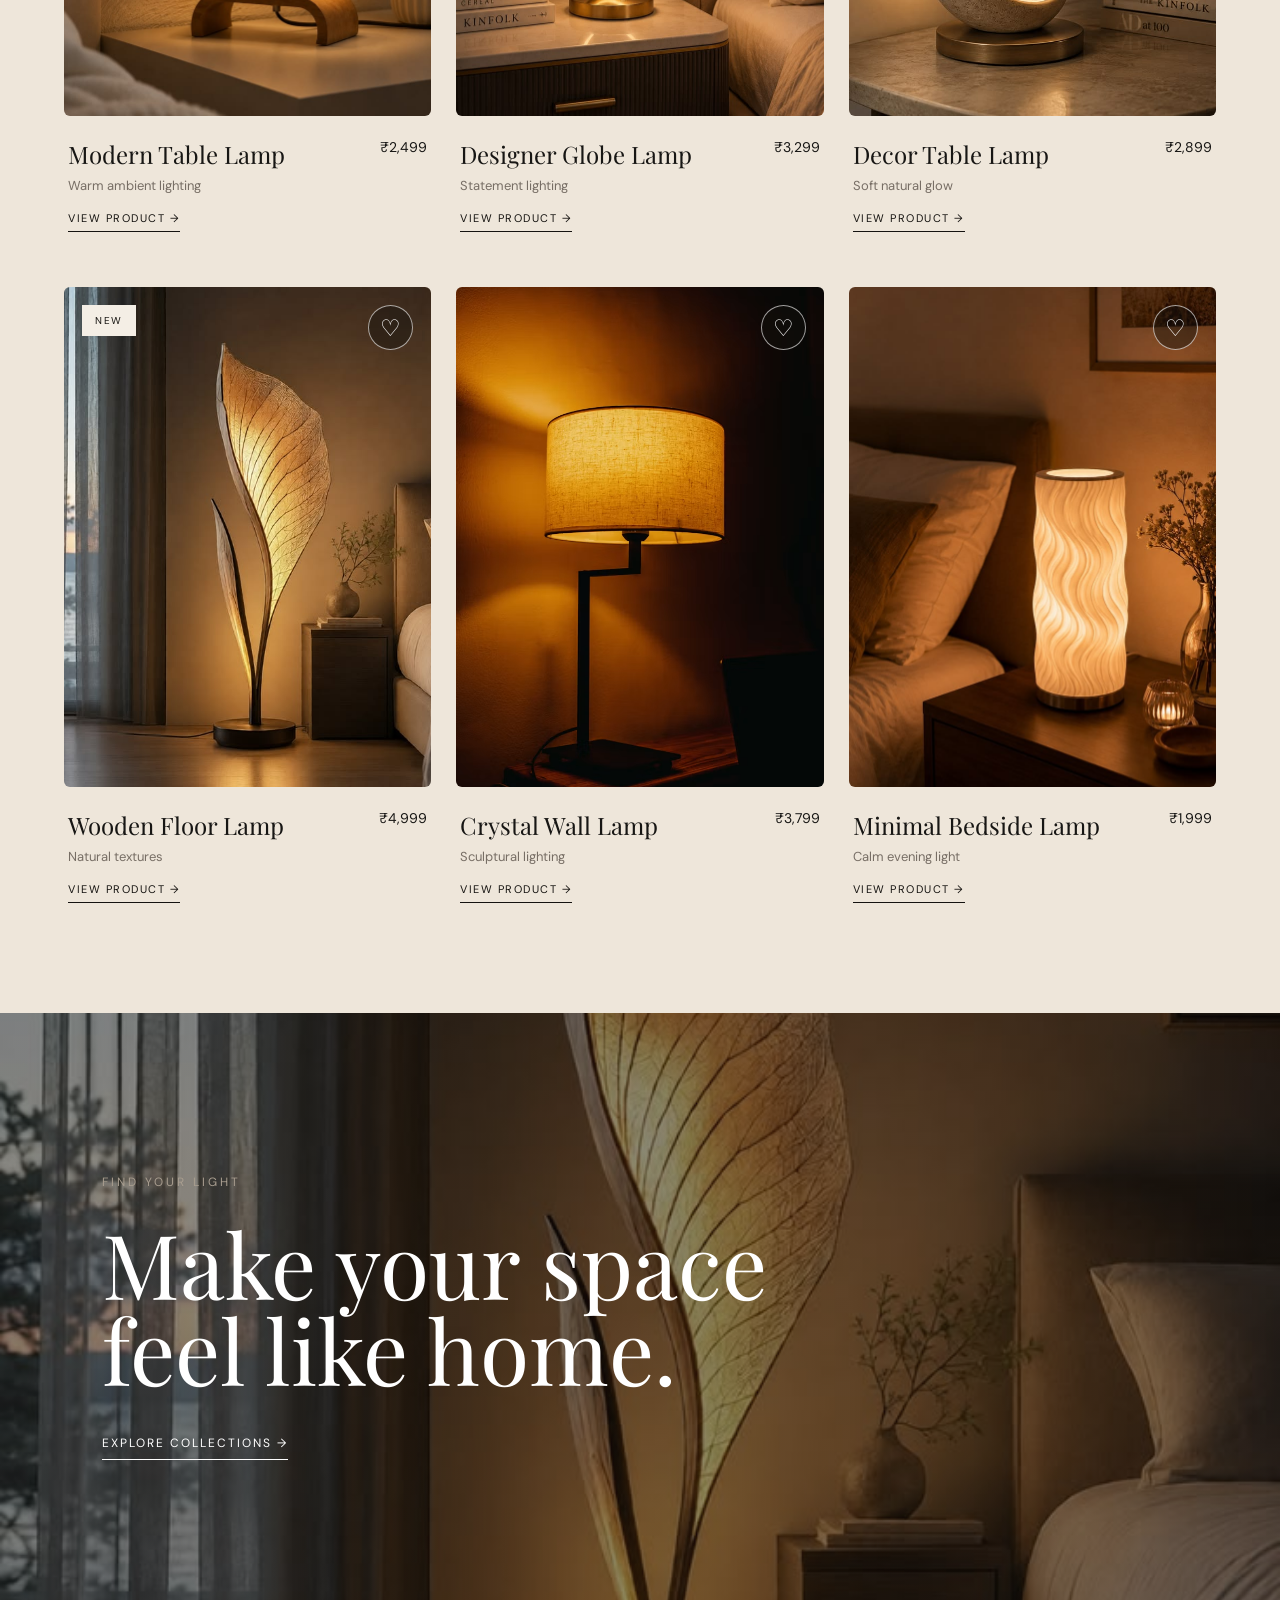
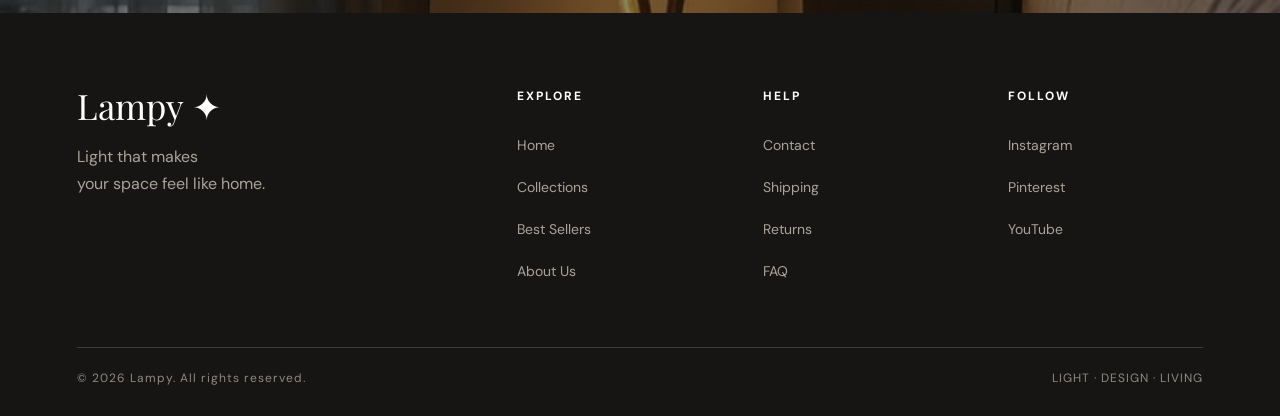
<file: best-sellers.html>
<!DOCTYPE html>
<html lang="en">
<head>
    <meta charset="UTF-8">
    <meta name="viewport" content="width=device-width, initial-scale=1.0">

    <title>Best Sellers | Lampy</title>

    <link rel="stylesheet" href="css/style.css">

    <link rel="preconnect" href="https://fonts.googleapis.com">
    <link rel="preconnect" href="https://fonts.gstatic.com" crossorigin>

    <link href="https://fonts.googleapis.com/css2?family=DM+Sans:wght@400;500;600&family=Playfair+Display:wght@400;500&display=swap" rel="stylesheet">

    <link rel="stylesheet"
          href="https://cdnjs.cloudflare.com/ajax/libs/font-awesome/6.5.2/css/all.min.css">
</head>

<body>

<!-- =====================================================
     COMMON LAMPLY HEADER
===================================================== -->

<header class="navbar">

    <!-- LOGO -->
    <a href="index.html" class="logo">
        Lampy <small>✦</small>
    </a>

    <!-- MAIN NAVIGATION -->
    <nav class="nav-links">

        <a href="index.html">
            Home
        </a>

        <a href="collections.html">
            Collections
        </a>

        <a href="best-sellers.html">
            Best Sellers
        </a>

        <a href="about.html">
            About Us
        </a>

    </nav>

    <!-- RIGHT SIDE ICONS -->
    <div class="nav-icons">

        <!-- WISHLIST -->
        <a href="wishlist.html" aria-label="Wishlist">
            ♡
        </a>

        <!-- CART -->
        <a href="cart.html" aria-label="Cart">
            🛒
        </a>


        

    </div>

</header>
<!-- ================= HERO ================= -->

<section class="best-hero">

    <div>

        <p class="small-heading">THE LAMPY EDIT</p>

        <h1>
            Best<br>
            Sellers.
        </h1>

        <p>
            The lamps our customers love most.
            Designed to bring warmth and character
            to every corner of your home.
        </p>

    </div>

    
</section>


<!-- ================= PRODUCTS ================= -->

<section class="products-section">

    <div class="products-heading">

        <div>
            <p class="small-heading">SHOP OUR FAVORITES</p>

            <h2>Most loved pieces.</h2>
        </div>

        <p class="product-count">06 PRODUCTS</p>

    </div>


    <div class="products-grid">


        <!-- PRODUCT 01 -->

        <article class="product-card">

            <div class="product-image">

                <img src="images/products/table-lamp.jpg"
                     alt="Modern Table Lamp">

                <button class="wishlist-btn">
                    ♡
                </button>

                <span class="product-tag">
                    BEST SELLER
                </span>

            </div>

            <div class="product-details">

                <div>
                    <h3>Modern Table Lamp</h3>
                    <p>Warm ambient lighting</p>
                </div>

                <span>₹2,499</span>

            </div>

            <a href="product.html" class="view-product">
                VIEW PRODUCT →
            </a>

        </article>


        <!-- PRODUCT 02 -->

        <article class="product-card">

            <div class="product-image">

                <img src="images/products/designer-lamp.jpg"
                     alt="Designer Globe Lamp">

                <button class="wishlist-btn">
                    ♡
                </button>

            </div>

            <div class="product-details">

                <div>
                    <h3>Designer Globe Lamp</h3>
                    <p>Statement lighting</p>
                </div>

                <span>₹3,299</span>

            </div>

            <a href="product.html" class="view-product">
                VIEW PRODUCT →
            </a>

        </article>


        <!-- PRODUCT 03 -->

        <article class="product-card">

            <div class="product-image">

                <img src="images/products/decor-lamp.jpg"
                     alt="Decor Table Lamp">

                <button class="wishlist-btn">
                    ♡
                </button>

            </div>

            <div class="product-details">

                <div>
                    <h3>Decor Table Lamp</h3>
                    <p>Soft natural glow</p>
                </div>

                <span>₹2,899</span>

            </div>

            <a href="product.html" class="view-product">
                VIEW PRODUCT →
            </a>

        </article>


        <!-- PRODUCT 04 -->

        <article class="product-card">

            <div class="product-image">

                <img src="images/products/floor-lamp.jpg"
                     alt="Wooden Floor Lamp">

                <button class="wishlist-btn">
                    ♡
                </button>

                <span class="product-tag">
                    NEW
                </span>

            </div>

            <div class="product-details">

                <div>
                    <h3>Wooden Floor Lamp</h3>
                    <p>Natural textures</p>
                </div>

                <span>₹4,999</span>

            </div>

            <a href="product.html" class="view-product">
                VIEW PRODUCT →
            </a>

        </article>


        <!-- PRODUCT 05 -->

        <article class="product-card">

            <div class="product-image">

                <img src="images/products/wall-lamp.jpg"
                     alt="Crystal Wall Lamp">

                <button class="wishlist-btn">
                    ♡
                </button>

            </div>

            <div class="product-details">

                <div>
                    <h3>Crystal Wall Lamp</h3>
                    <p>Sculptural lighting</p>
                </div>

                <span>₹3,799</span>

            </div>

            <a href="product.html" class="view-product">
                VIEW PRODUCT →
            </a>

        </article>


        <!-- PRODUCT 06 -->

        <article class="product-card">

            <div class="product-image">

                <img src="images/products/beside-lamp.jpg"
                     alt="Bedside Lamp">

                <button class="wishlist-btn">
                    ♡
                </button>

            </div>

            <div class="product-details">

                <div>
                    <h3>Minimal Bedside Lamp</h3>
                    <p>Calm evening light</p>
                </div>

                <span>₹1,999</span>

            </div>

            <a href="product.html" class="view-product">
                VIEW PRODUCT →
            </a>

        </article>

    </div>

</section>


<!-- ================= CTA ================= -->

<section class="best-cta">

    <div>

        <p class="small-heading">
            FIND YOUR LIGHT
        </p>

        <h2>
            Make your space<br>
            feel like home.
        </h2>

        <a href="collections.html">
            EXPLORE COLLECTIONS →
        </a>

    </div>

</section>


 <!-- =========================
         FOOTER
    ========================= -->

    <footer class="footer">

        <div class="footer-grid">


            <div class="footer-brand">

                <h2>
                    Lampy ✦
                </h2>

                <p>
                    Light that makes<br>
                    your space feel like home.
                </p>

            </div>


            <div class="footer-column">

                <h4>
                    EXPLORE
                </h4>

                <a href="index.html">
                    Home
                </a>

                <a href="collections.html">
                    Collections
                </a>

                <a href="best-sellers.html">
                    Best Sellers
                </a>

                <a href="about.html">
                    About Us
                </a>

            </div>


            <div class="footer-column">

                <h4>
                    HELP
                </h4>

                <a href="#">
                    Contact
                </a>

                <a href="#">
                    Shipping
                </a>

                <a href="#">
                    Returns
                </a>

                <a href="#">
                    FAQ
                </a>

            </div>


            <div class="footer-column">

                <h4>
                    FOLLOW
                </h4>

                <a href="#">
                    Instagram
                </a>

                <a href="#">
                    Pinterest
                </a>

                <a href="#">
                    YouTube
                </a>

            </div>


        </div>


        <div class="footer-bottom">

            <span>
                © 2026 Lampy. All rights reserved.
            </span>

            <span>
                LIGHT · DESIGN · LIVING
            </span>

        </div>

    </footer>


</body>

</html>
</file>
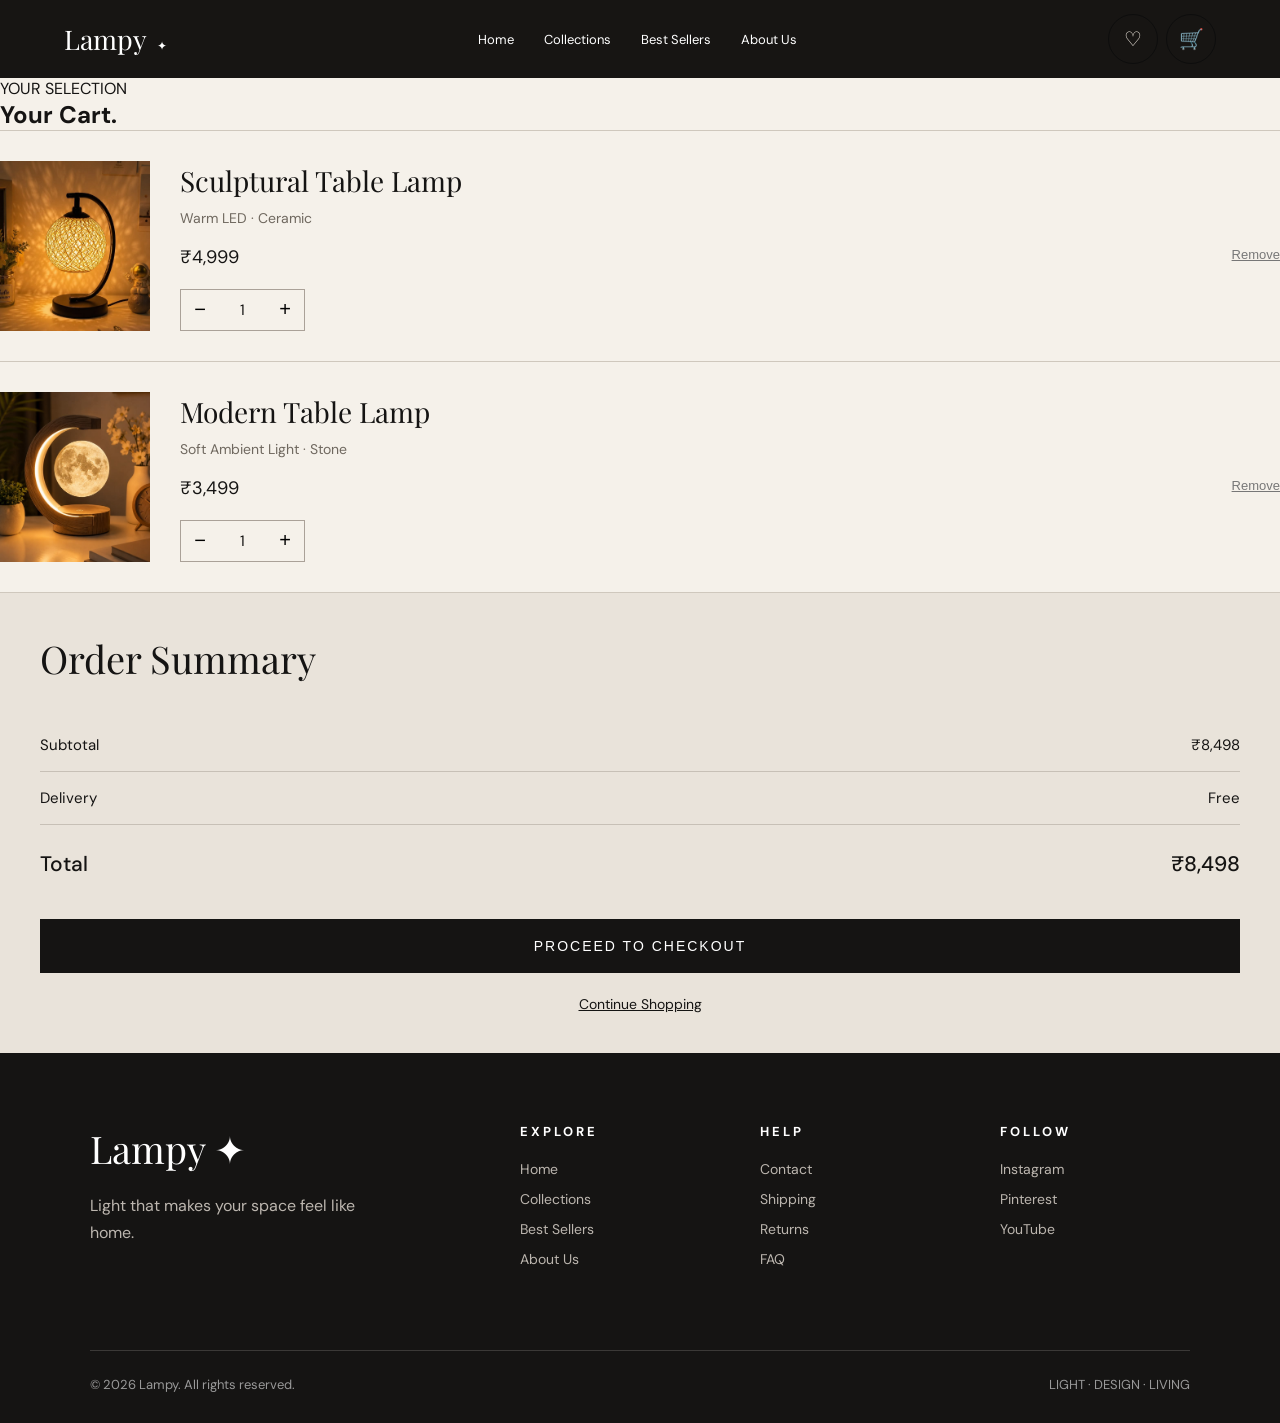
<file: cart.html>
<!DOCTYPE html>
<html lang="en">
<head>
    <meta charset="UTF-8">
    <meta name="viewport" content="width=device-width, initial-scale=1.0">

    <title>Cart | Lampy</title>

    <link rel="preconnect" href="https://fonts.googleapis.com">
    <link rel="preconnect" href="https://fonts.gstatic.com" crossorigin>

    <link href="https://fonts.googleapis.com/css2?family=DM+Sans:wght@400;500;600&family=Playfair+Display:wght@400;500&display=swap" rel="stylesheet">

    <style>
        * {
            margin: 0;
            padding: 0;
            box-sizing: border-box;
        }

        body {
            background: #f5f1ea;
            color: #151413;
            font-family: "DM Sans", sans-serif;
        }

/* ================= HEADER ================= */

/* ================= HEADER ================= */

.navbar,
header {
    height: 78px;
    padding: 0 5%;
    box-sizing: border-box;
    background: #171513;
    color: white;
    display: flex;
    align-items: center;
    justify-content: space-between;
    padding: 0 5%;
    position: sticky;
    top: 0;
    z-index: 1000;
    margin: 0;
}

.logo {
    color: white;
    text-decoration: none;
    font-family: "Playfair Display", serif;
    font-size: 27px;
    font-weight: 400;
    line-height: -1;
}

.logo span,
.logo small {
    font-size: 12px;
     margin-left: 4px;
}

.nav-links,
header nav {
    display: flex;
    align-items: center;
    gap: 30px;
    font-size: 13px;
    margin: 0;
    padding: 0;
}

.nav-links a,
header nav a {
    color: white;
    text-decoration: none;
    font-family: "DM Sans", sans-serif;
    font-size: 13px;
    line-height: 1;
}
.nav-links a:hover {
    opacity: 1;
}

.nav-icons,
.header-icons {
    display: flex;
    align-items: center;
    gap: 8px;
}

.nav-icons a,
.header-icons a {
    width: 50px;
    height: 50px;
    box-sizing: border-box;
    border: 1px solid #0d0d0d;
    border-radius: 50%;
    display: flex;
    align-items: center;
    justify-content: center;
    color: #f5eee4;
    text-decoration: none;
    font-size: 20px;
    line-height: 1;
}
        /* ================= PRODUCTS ================= */

        .cart-items {
            border-top: 1px solid #cfc8bd;
        }

        .cart-item {
            display: grid;
            grid-template-columns: 150px 1fr auto;
            gap: 30px;
            padding: 30px 0;
            border-bottom: 1px solid #cfc8bd;
            align-items: center;
        }

        .cart-item img {
            width: 150px;
            height: 170px;
            object-fit: cover;
            display: block;
        }

        .item-info h2 {
            font-family: "Playfair Display", serif;
            font-size: 28px;
            font-weight: 400;
            margin-bottom: 10px;
        }

        .item-info p {
            color: #6f685f;
            font-size: 14px;
            margin-bottom: 18px;
        }

        .item-price {
            font-size: 18px;
            margin-bottom: 20px;
        }

        /* ================= QUANTITY ================= */

        .quantity {
            display: flex;
            width: 125px;
            height: 42px;
            border: 1px solid #aaa198;
            align-items: center;
            justify-content: space-between;
        }

        .quantity button {
            border: none;
            background: transparent;
            font-size: 20px;
            cursor: pointer;
            width: 38px;
            height: 100%;
        }

        .quantity span {
            font-size: 15px;
        }

        /* ================= REMOVE ================= */

        .remove-btn {
            border: none;
            background: none;
            cursor: pointer;
            color: #777;
            font-size: 13px;
            text-decoration: underline;
            margin-top: 18px;
        }

        .remove-btn:hover {
            color: #111;
        }

        /* ================= SUMMARY ================= */

        .summary {
            background: #e9e3da;
            padding: 40px;
            position: sticky;
            top: 30px;
        }

        .summary h2 {
            font-family: "Playfair Display", serif;
            font-size: 38px;
            font-weight: 400;
            margin-bottom: 35px;
        }

        .summary-row {
            display: flex;
            justify-content: space-between;
            padding: 16px 0;
            border-bottom: 1px solid #c7c0b6;
            font-size: 15px;
        }

        .summary-row.total {
            border-bottom: none;
            padding-top: 25px;
            font-size: 21px;
            font-weight: 500;
        }

        .checkout-btn {
            width: 100%;
            border: none;
            background: #151413;
            color: white;
            padding: 19px;
            margin-top: 25px;
            font-size: 14px;
            letter-spacing: 2px;
            cursor: pointer;
            transition: 0.3s;
        }

        .checkout-btn:hover {
            background: #33302d;
        }

        .continue {
            display: block;
            text-align: center;
            color: #151413;
            margin-top: 22px;
            font-size: 14px;
            text-decoration: underline;
        }

        /* ================= EMPTY CART ================= */

        .empty-cart {
            display: none;
            text-align: center;
            padding: 80px 20px;
        }

        .empty-cart h2 {
            font-family: "Playfair Display", serif;
            font-size: 50px;
            font-weight: 400;
            margin-bottom: 15px;
        }

        .empty-cart p {
            color: #777;
            margin-bottom: 30px;
        }

        .shop-btn {
            display: inline-block;
            background: #151413;
            color: white;
            text-decoration: none;
            padding: 17px 35px;
            letter-spacing: 1px;
        }

        /* ================= FOOTER ================= */

        footer {
            background: #151413;
            color: white;
            padding: 70px 7% 30px;
        }

        .footer-grid {
            display: grid;
            grid-template-columns: 2fr 1fr 1fr 1fr;
            gap: 50px;
            padding-bottom: 70px;
        }

        .footer-logo {
            font-family: "Playfair Display", serif;
            font-size: 38px;
            margin-bottom: 18px;
        }

        .footer-about {
            color: #bcb6af;
            line-height: 1.7;
            max-width: 280px;
        }

        footer h3 {
            font-size: 13px;
            letter-spacing: 3px;
            margin-bottom: 20px;
        }

        footer a {
            display: block;
            color: #bcb6af;
            text-decoration: none;
            margin-bottom: 12px;
            font-size: 14px;
        }

        footer a:hover {
            color: white;
        }

        .copyright {
            border-top: 1px solid #3b3937;
            padding-top: 25px;
            color: #999;
            font-size: 13px;
            display: flex;
            justify-content: space-between;
        }

        /* ================= RESPONSIVE ================= */

        @media (max-width: 900px) {

            header {
                height: auto;
                padding: 25px 5%;
                flex-wrap: wrap;
                gap: 20px;
            }

            nav {
                order: 3;
                width: 100%;
                justify-content: center;
                gap: 25px;
            }

            .cart-container {
                grid-template-columns: 1fr;
            }

            .summary {
                position: static;
            }

            .footer-grid {
                grid-template-columns: 1fr 1fr;
            }
        }

        @media (max-width: 600px) {

            .page-title {
                padding: 60px 6% 40px;
            }

            .page-title h1 {
                font-size: 60px;
            }

            .cart-container {
                width: 88%;
            }

            .cart-item {
                grid-template-columns: 95px 1fr;
                gap: 18px;
            }

            .cart-item img {
                width: 95px;
                height: 120px;
            }

            .item-actions {
                grid-column: 2;
            }

            .summary {
                padding: 28px;
            }

            .footer-grid {
                grid-template-columns: 1fr;
                gap: 35px;
            }

            .copyright {
                flex-direction: column;
                gap: 10px;
            }
        }
    </style>
</head>

<body>

   <!-- ================= HEADER ================= -->

<header>

    <a href="index.html" class="logo">
        Lampy <span>✦</span>
    </a>

    <nav>

        <a href="index.html">
            Home
        </a>

        <a href="collections.html">
            Collections
        </a>

        <a href="best-sellers.html">
            Best Sellers
        </a>

        <a href="about.html">
            About Us
        </a>

    </nav>

    <div class="header-icons">

        <a href="wishlist.html" title="Wishlist">
            ♡
        </a>

        <a href="cart.html" title="Cart">
            🛒
        </a>

    </div>

</header>


<!-- ================= TITLE ================= -->

<section class="page-title">

    <div class="small-title">YOUR SELECTION</div>

    <h1>Your Cart.</h1>

</section>


<!-- ================= CART ================= -->

<div class="cart-container">

    <!-- CART PRODUCTS -->

    <div class="cart-items" id="cartItems">

        <!-- PRODUCT 1 -->

        <div class="cart-item" data-price="4999">

            <img src="images/lamp-1.jpg" alt="Sculptural Table Lamp">

            <div class="item-info">

                <h2>Sculptural Table Lamp</h2>

                <p>Warm LED · Ceramic</p>

                <div class="item-price">₹4,999</div>

                <div class="quantity">

                    <button onclick="changeQuantity(this, -1)">−</button>

                    <span>1</span>

                    <button onclick="changeQuantity(this, 1)">+</button>

                </div>

            </div>

            <div class="item-actions">

                <button class="remove-btn" onclick="removeItem(this)">
                    Remove
                </button>

            </div>

        </div>


        <!-- PRODUCT 2 -->

        <div class="cart-item" data-price="3499">

            <img src="images/table-lamp.jpg" alt="Modern Table Lamp">

            <div class="item-info">

                <h2>Modern Table Lamp</h2>

                <p>Soft Ambient Light · Stone</p>

                <div class="item-price">₹3,499</div>

                <div class="quantity">

                    <button onclick="changeQuantity(this, -1)">−</button>

                    <span>1</span>

                    <button onclick="changeQuantity(this, 1)">+</button>

                </div>

            </div>

            <div class="item-actions">

                <button class="remove-btn" onclick="removeItem(this)">
                    Remove
                </button>

            </div>

        </div>


    </div>


    <!-- ================= SUMMARY ================= -->

    <aside class="summary">

        <h2>Order Summary</h2>

        <div class="summary-row">

            <span>Subtotal</span>

            <span id="subtotal">₹8,498</span>

        </div>

        <div class="summary-row">

            <span>Delivery</span>

            <span id="delivery">Free</span>

        </div>

        <div class="summary-row total">

            <span>Total</span>

            <span id="total">₹8,498</span>

        </div>

        <button class="checkout-btn" onclick="checkout()">
            PROCEED TO CHECKOUT
        </button>

        <a href="collections.html" class="continue">
            Continue Shopping
        </a>

    </aside>

</div>


<!-- ================= EMPTY CART ================= -->

<div class="empty-cart" id="emptyCart">

    <h2>Your cart is empty.</h2>

    <p>Discover beautiful lighting for your space.</p>

    <a href="collections.html" class="shop-btn">
        SHOP COLLECTION
    </a>

</div>


<!-- ================= FOOTER ================= -->

<footer>

    <div class="footer-grid">

        <div>

            <div class="footer-logo">
                Lampy ✦
            </div>

            <p class="footer-about">
                Light that makes your space feel like home.
            </p>

        </div>


        <div>

            <h3>EXPLORE</h3>

            <a href="index.html">Home</a>
            <a href="collections.html">Collections</a>
            <a href="best-sellers.html">Best Sellers</a>
            <a href="about.html">About Us</a>

        </div>


        <div>

            <h3>HELP</h3>

            <a href="#">Contact</a>
            <a href="#">Shipping</a>
            <a href="#">Returns</a>
            <a href="#">FAQ</a>

        </div>


        <div>

            <h3>FOLLOW</h3>

            <a href="#">Instagram</a>
            <a href="#">Pinterest</a>
            <a href="#">YouTube</a>

        </div>

    </div>


    <div class="copyright">

        <span>© 2026 Lampy. All rights reserved.</span>

        <span>LIGHT · DESIGN · LIVING</span>

    </div>

</footer>


<!-- ================= JAVASCRIPT ================= -->

<script>

    function changeQuantity(button, change) {

        const quantityBox = button.parentElement;
        const quantityText = quantityBox.querySelector("span");

        let quantity = parseInt(quantityText.textContent);

        quantity += change;

        if (quantity < 1) {
            quantity = 1;
        }

        quantityText.textContent = quantity;

        updateTotal();
    }


    function removeItem(button) {

        const item = button.closest(".cart-item");

        item.remove();

        updateTotal();

        const remainingItems =
            document.querySelectorAll(".cart-item");

        if (remainingItems.length === 0) {

            document.querySelector(".cart-container").style.display = "none";

            document.querySelector(".page-title").style.display = "none";

            document.getElementById("emptyCart").style.display = "block";
        }
    }


    function updateTotal() {

        const items =
            document.querySelectorAll(".cart-item");

        let subtotal = 0;

        items.forEach(function(item) {

            const price =
                parseInt(item.dataset.price);

            const quantity =
                parseInt(
                    item.querySelector(".quantity span").textContent
                );

            subtotal += price * quantity;

        });


        document.getElementById("subtotal").textContent =
            "₹" + subtotal.toLocaleString("en-IN");

        document.getElementById("total").textContent =
            "₹" + subtotal.toLocaleString("en-IN");

    }


    function checkout() {

        alert(
            "Thank you for shopping with Lampy! Checkout will be available soon."
        );

    }

</script>

</body>
</html>
</file>
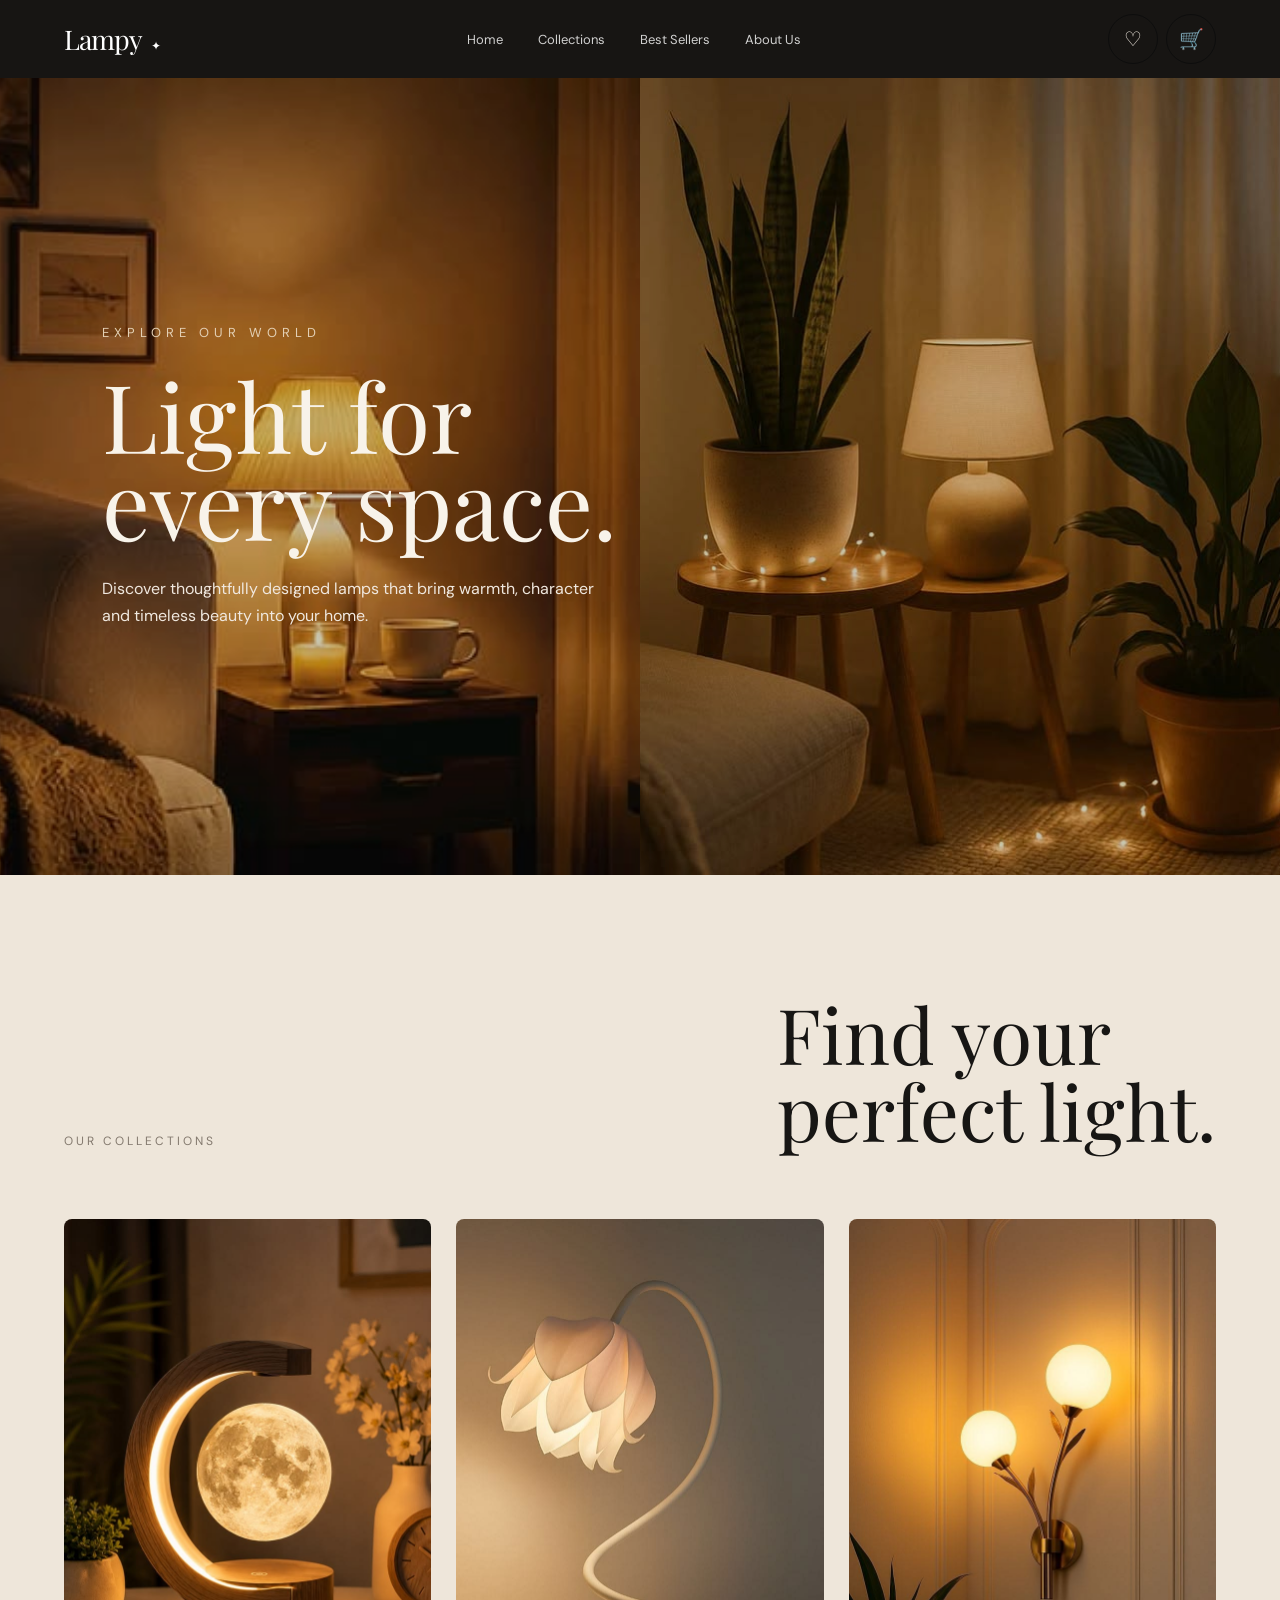
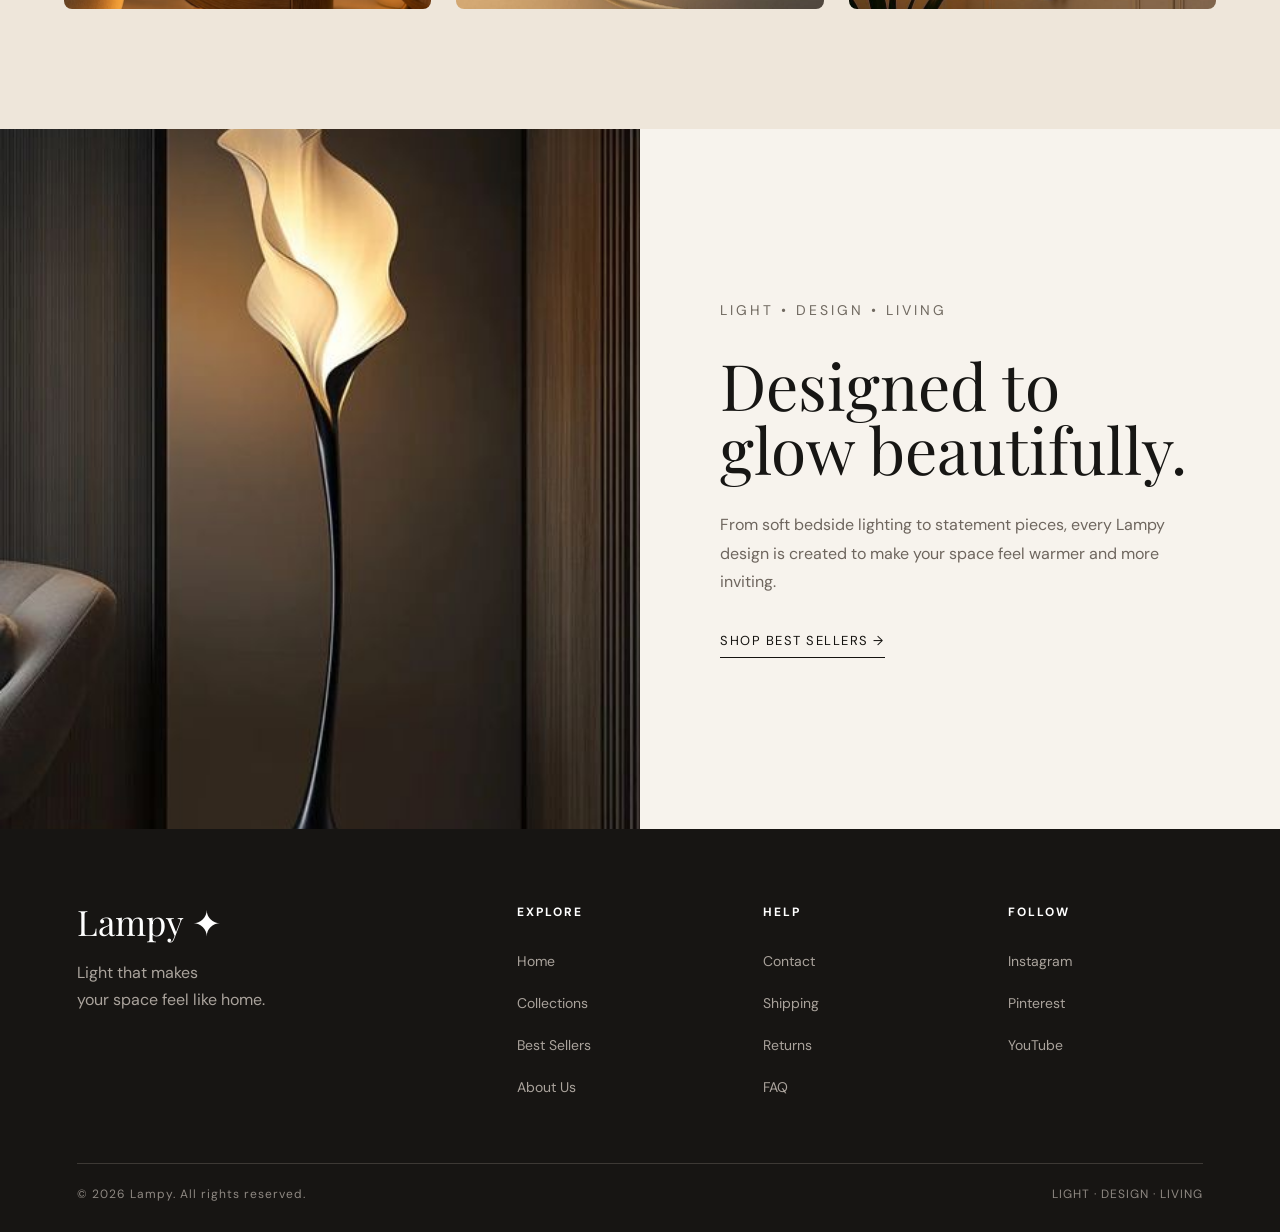
<file: collections.html>
<!DOCTYPE html>
<html lang="en">
<head>
    <meta charset="UTF-8">
    <meta name="viewport" content="width=device-width, initial-scale=1.0">

    <title>Collections | Lampy</title>

    <link rel="stylesheet" href="css/style.css">

    <!-- Google Fonts -->
    <link rel="preconnect" href="https://fonts.googleapis.com">
    <link rel="preconnect" href="https://fonts.gstatic.com" crossorigin>
    <link href="https://fonts.googleapis.com/css2?family=DM+Sans:wght@400;500;600&family=Playfair+Display:wght@400;500&display=swap" rel="stylesheet">

    <!-- Icons -->
    <link rel="stylesheet"
        href="https://cdnjs.cloudflare.com/ajax/libs/font-awesome/6.5.2/css/all.min.css">
</head>

<body>

<!-- =====================================================
     COMMON LAMPLY HEADER
===================================================== -->

<header class="navbar">

    <!-- LOGO -->
    <a href="index.html" class="logo">
        Lampy <small>✦</small>
    </a>

    <!-- MAIN NAVIGATION -->
    <nav class="nav-links">

        <a href="index.html">
            Home
        </a>

        <a href="collections.html">
            Collections
        </a>

        <a href="best-sellers.html">
            Best Sellers
        </a>

        <a href="about.html">
            About Us
        </a>

    </nav>

    <!-- RIGHT SIDE ICONS -->
    <div class="nav-icons">

        <!-- WISHLIST -->
        <a href="wishlist.html" aria-label="Wishlist">
            ♡
        </a>

        <!-- CART -->
        <a href="cart.html" aria-label="Cart">
            🛒
        </a>

        
    </div>

</header>


   
    
<!-- ==================== COLLECTION HERO ==================== -->

<section class="collection-hero">

    <img src="images/hero-lamp1.jpg" class="collection-image image-one" alt="Warm lamp interior">

    <img src="images/hero-lamp2.jpg" class="collection-image image-two" alt="Modern lamp interior">

    <div class="collection-hero-overlay"></div>

    <div class="collection-hero-content">

        <p class="collection-small-title">
            EXPLORE OUR WORLD
        </p>

        <h1>
            Light for<br>
            every space.
        </h1>

        <p class="collection-description">
            Discover thoughtfully designed lamps that bring warmth,
            character and timeless beauty into your home.
        </p>

    </div>

</section>

    <!-- ================= COLLECTIONS ================= -->

    <section class="collections-section">

        <div class="section-heading">

            <p>OUR COLLECTIONS</p>

            <h2>
                Find your<br>
                perfect light.
            </h2>

        </div>


        <div class="collection-grid">

            <!-- TABLE LAMPS -->

            <a href="best-sellers.html" class="collection-card">

                <div class="collection-image">
                    <img src="images/collections/table-lamp.jpg"
                         alt="Table Lamps">
                </div>

                <div class="collection-info">

                    <div>
                        <p class="collection-number">01</p>

                        <h3>Table Lamps</h3>

                        <p>
                            Warm lighting for everyday spaces.
                        </p>
                    </div>

                    <span class="collection-arrow">↗</span>

                </div>

            </a>


            <!-- DESIGNER LAMPS -->

            <a href="best-sellers.html" class="collection-card">

                <div class="collection-image">
                    <img src="images/collections/designer-lamp.jpg"
                         alt="Designer Lamps">
                </div>

                <div class="collection-info">

                    <div>
                        <p class="collection-number">02</p>

                        <h3>Designer Lamps</h3>

                        <p>
                            Statement pieces for modern interiors.
                        </p>
                    </div>

                    <span class="collection-arrow">↗</span>

                </div>

            </a>


            <!-- DECOR LAMPS -->

            <a href="best-sellers.html" class="collection-card">

                <div class="collection-image">
                    <img src="images/collections/decor-lamp.jpg"
                         alt="Decor Lamps">
                </div>

                <div class="collection-info">

                    <div>
                        <p class="collection-number">03</p>

                        <h3>Decor Lamps</h3>

                        <p>
                            Small details that transform your space.
                        </p>
                    </div>

                    <span class="collection-arrow">↗</span>

                </div>

            </a>

        </div>

    </section>


    <!-- ================= FEATURED SECTION ================= -->

    <section class="collection-feature">

        <div class="feature-image">

            <img src="images/collections/featured-lamp.jpg"
                 alt="Featured Lamp">

        </div>

        <div class="feature-content">

            <p class="small-heading">LIGHT • DESIGN • LIVING</p>

            <h2>
                Designed to<br>
                glow beautifully.
            </h2>

            <p>
                From soft bedside lighting to statement pieces,
                every Lampy design is created to make your space
                feel warmer and more inviting.
            </p>

            <a href="best-sellers.html" class="feature-button">
                SHOP BEST SELLERS →
            </a>

        </div>

    </section>


     <!-- =========================
         FOOTER
    ========================= -->

    <footer class="footer">

        <div class="footer-grid">


            <div class="footer-brand">

                <h2>
                    Lampy ✦
                </h2>

                <p>
                    Light that makes<br>
                    your space feel like home.
                </p>

            </div>


            <div class="footer-column">

                <h4>
                    EXPLORE
                </h4>

                <a href="index.html">
                    Home
                </a>

                <a href="collections.html">
                    Collections
                </a>

                <a href="best-sellers.html">
                    Best Sellers
                </a>

                <a href="about.html">
                    About Us
                </a>

            </div>


            <div class="footer-column">

                <h4>
                    HELP
                </h4>

                <a href="#">
                    Contact
                </a>

                <a href="#">
                    Shipping
                </a>

                <a href="#">
                    Returns
                </a>

                <a href="#">
                    FAQ
                </a>

            </div>


            <div class="footer-column">

                <h4>
                    FOLLOW
                </h4>

                <a href="#">
                    Instagram
                </a>

                <a href="#">
                    Pinterest
                </a>

                <a href="#">
                    YouTube
                </a>

            </div>


        </div>


        <div class="footer-bottom">

            <span>
                © 2026 Lampy. All rights reserved.
            </span>

            <span>
                LIGHT · DESIGN · LIVING
            </span>

        </div>

    </footer>


</body>

</html>
</file>
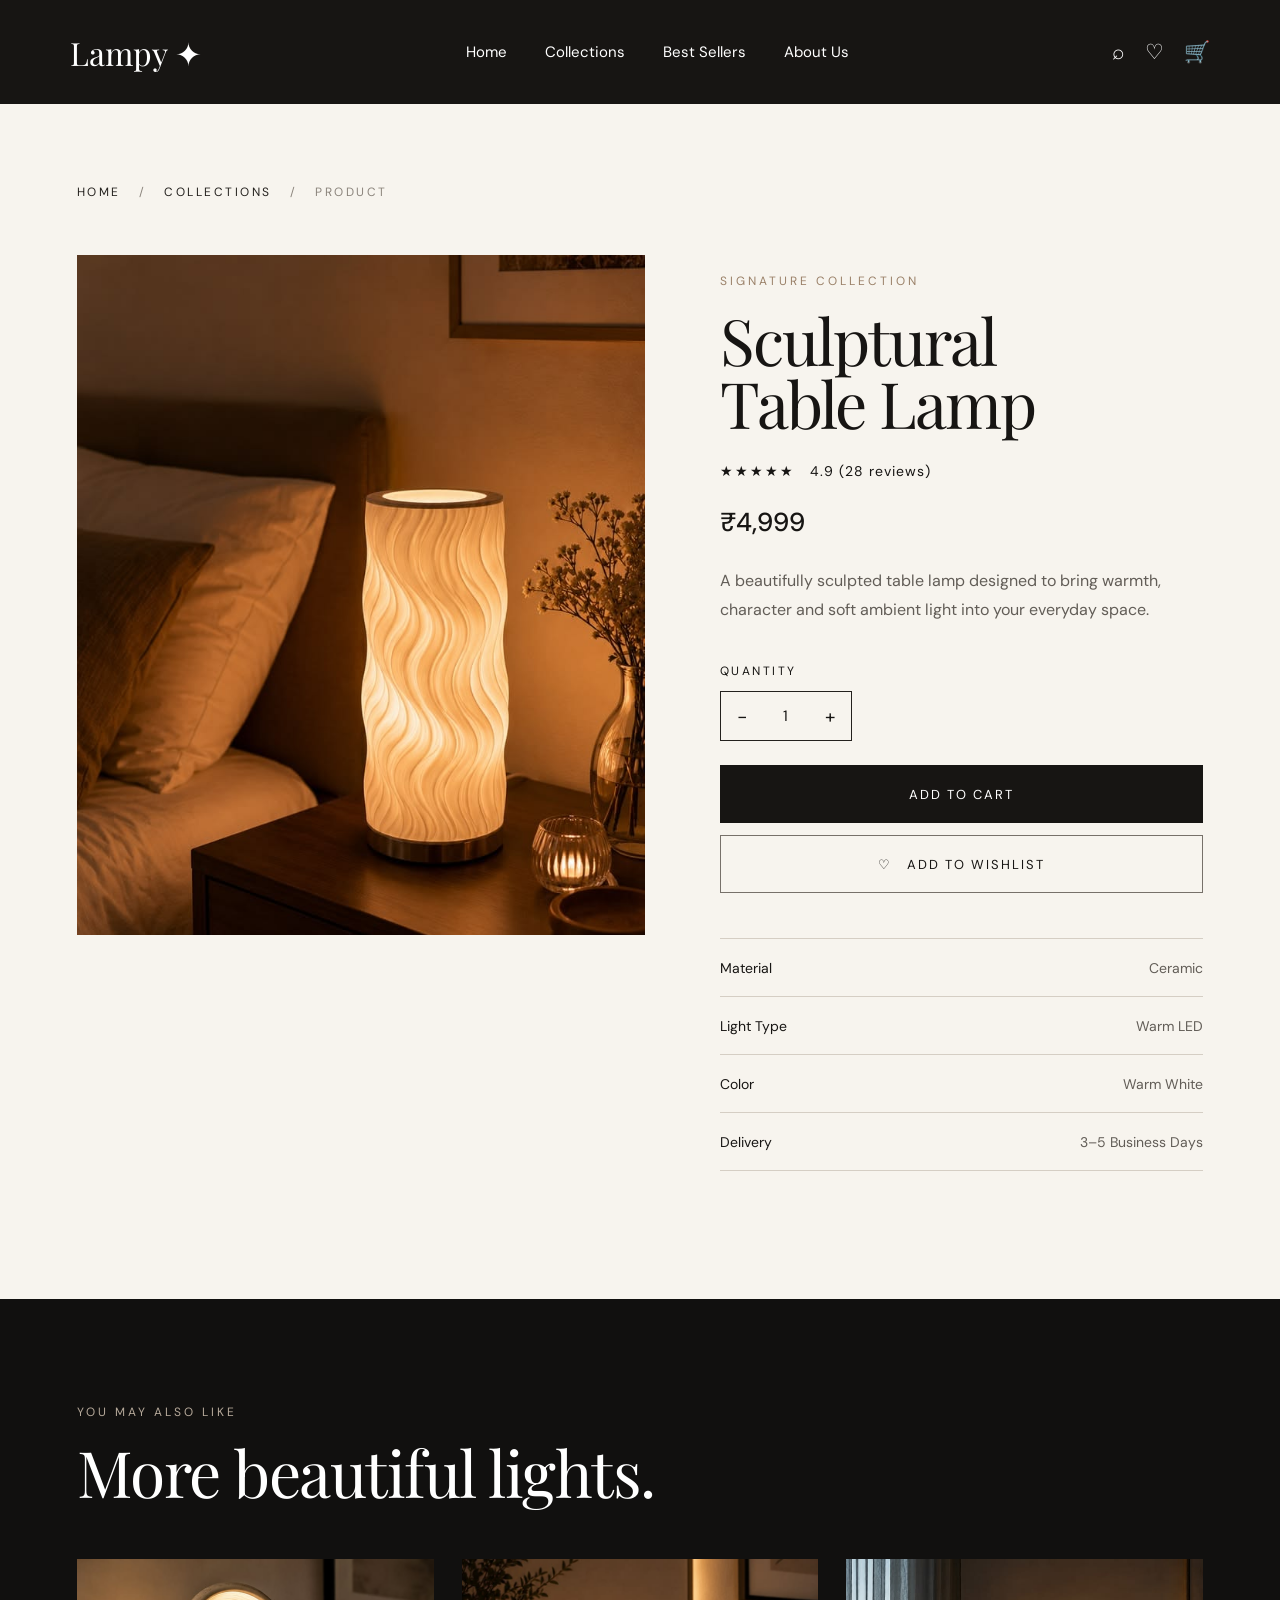
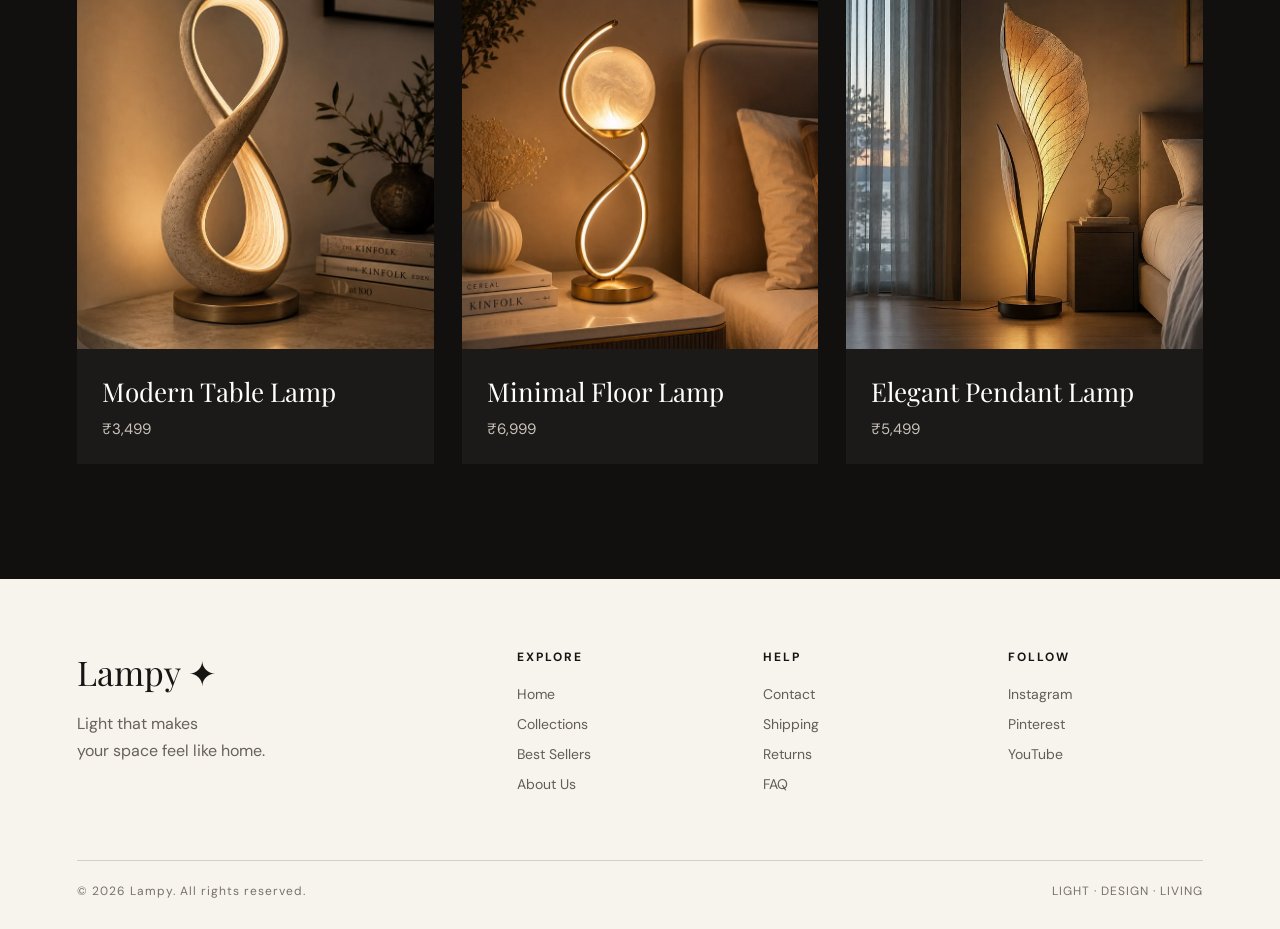
<file: product.html>
<!DOCTYPE html>
<html lang="en">
<head>
    <meta charset="UTF-8">
    <meta name="viewport" content="width=device-width, initial-scale=1.0">

    <title>Lampy | Product Details</title>

    <!-- Google Fonts -->
    <link rel="preconnect" href="https://fonts.googleapis.com">
    <link rel="preconnect" href="https://fonts.gstatic.com" crossorigin>

    <link href="https://fonts.googleapis.com/css2?family=DM+Sans:wght@400;500;600&family=Playfair+Display:wght@400;500&display=swap" rel="stylesheet">

    <style>

        /* =========================
           RESET
        ========================= */

        * {
            margin: 0;
            padding: 0;
            box-sizing: border-box;
        }

        html {
            scroll-behavior: smooth;
        }

        body {
            font-family: "DM Sans", sans-serif;
            background: #f7f4ee;
            color: #171513;
            overflow-x: hidden;
        }

        a {
            color: inherit;
            text-decoration: none;
        }

        button {
            font-family: inherit;
        }


        /* =========================
           NAVBAR
        ========================= */

        .navbar {
            height: 104px;
            width: 100%;
            background: #171513;
            color: #fff;
            display: flex;
            align-items: center;
            justify-content: space-between;
            padding: 0 5.5%;
            position: relative;
            z-index: 10;
        }

        .logo {
            font-family: "Playfair Display", serif;
            font-size: 32px;
            color: #fff;
            white-space: nowrap;
        }

        .nav-links {
            display: flex;
            align-items: center;
            gap: 38px;
        }

        .nav-links a {
            font-size: 15px;
            color: #fff;
            transition: opacity 0.3s ease;
        }

        .nav-links a:hover {
            opacity: 0.65;
        }

        .nav-icons {
            display: flex;
            align-items: center;
            gap: 20px;
        }

        .nav-icons a {
            color: #fff;
            font-size: 21px;
            transition: transform 0.3s ease;
        }

        .nav-icons a:hover {
            transform: translateY(-2px);
        }


        /* =========================
           PRODUCT SECTION
        ========================= */

        .product-page {
            background: #f7f4ee;
            padding: 80px 6% 110px;
        }

        .breadcrumb {
            display: flex;
            align-items: center;
            gap: 18px;
            font-size: 12px;
            letter-spacing: 2.5px;
            text-transform: uppercase;
            color: #8b847c;
            margin-bottom: 55px;
        }

        .breadcrumb a {
            color: #24211e;
        }

        .breadcrumb a:hover {
            text-decoration: underline;
        }

        .product-container {
            max-width: 1380px;
            margin: 0 auto;
            display: grid;
            grid-template-columns: minmax(0, 1.08fr) minmax(380px, 0.92fr);
            gap: 75px;
            align-items: start;
        }


        /* =========================
           PRODUCT IMAGE
        ========================= */

        .product-image {
            width: 100%;
            height: 680px;
            overflow: hidden;
            background: #e8e1d7;
        }

        .product-image img {
            width: 100%;
            height: 100%;
            display: block;
            object-fit: cover;
            object-position: center;
        }


        /* =========================
           PRODUCT INFORMATION
        ========================= */

        .product-info {
            padding: 18px 0;
            max-width: 600px;
        }

        .product-label {
            font-size: 12px;
            letter-spacing: 3px;
            text-transform: uppercase;
            color: #9a8068;
            margin-bottom: 20px;
        }

        .product-info h1 {
            font-family: "Playfair Display", serif;
            font-weight: 400;
            font-size: clamp(52px, 5vw, 78px);
            line-height: 0.98;
            letter-spacing: -2px;
            margin-bottom: 28px;
        }

        .rating {
            font-size: 14px;
            letter-spacing: 1px;
            margin-bottom: 25px;
        }

        .stars {
            letter-spacing: 2px;
        }

        .price {
            font-size: 26px;
            font-weight: 500;
            margin-bottom: 28px;
        }

        .description {
            max-width: 510px;
            font-size: 16px;
            line-height: 1.8;
            color: #625d57;
            margin-bottom: 38px;
        }


        /* =========================
           QUANTITY
        ========================= */

        .quantity-title {
            font-size: 12px;
            letter-spacing: 2.5px;
            text-transform: uppercase;
            margin-bottom: 12px;
        }

        .quantity-box {
            width: 132px;
            height: 50px;
            display: flex;
            align-items: center;
            border: 1px solid #24211e;
            margin-bottom: 24px;
        }

        .quantity-box button {
            width: 42px;
            height: 100%;
            border: none;
            background: transparent;
            font-size: 19px;
            cursor: pointer;
            color: #171513;
        }

        .quantity-box button:hover {
            background: #e9e4dc;
        }

        .quantity-box span {
            flex: 1;
            text-align: center;
            font-size: 15px;
        }


        /* =========================
           BUTTONS
        ========================= */

        .add-cart,
        .wishlist-btn {
            width: 100%;
            height: 58px;
            cursor: pointer;
            font-size: 13px;
            letter-spacing: 2px;
            text-transform: uppercase;
            transition: all 0.3s ease;
        }

        .add-cart {
            border: 1px solid #171513;
            background: #171513;
            color: #fff;
        }

        .add-cart:hover {
            background: #3a3632;
        }

        .wishlist-btn {
            margin-top: 12px;
            border: 1px solid #77716a;
            background: transparent;
            color: #171513;
        }

        .wishlist-btn:hover {
            background: #e9e4dc;
        }


        /* =========================
           PRODUCT DETAILS
        ========================= */

        .product-details {
            margin-top: 45px;
            border-top: 1px solid #d5cec4;
        }

        .detail-row {
            min-height: 58px;
            display: flex;
            align-items: center;
            justify-content: space-between;
            gap: 30px;
            border-bottom: 1px solid #d5cec4;
            font-size: 14px;
        }

        .detail-row span:last-child {
            color: #625d57;
            text-align: right;
        }


        /* =========================
           RELATED PRODUCTS
        ========================= */

        .related {
            background: #11100f;
            color: #fff;
            padding: 105px 6% 115px;
        }

        .related-inner {
            max-width: 1380px;
            margin: 0 auto;
        }

        .related-label {
            font-size: 12px;
            letter-spacing: 3px;
            color: #b7aa9b;
            margin-bottom: 20px;
        }

        .related h2 {
            font-family: "Playfair Display", serif;
            font-size: clamp(48px, 5vw, 70px);
            font-weight: 400;
            line-height: 1;
            margin-bottom: 55px;
            letter-spacing: -1.5px;
        }

        .related-grid {
            display: grid;
            grid-template-columns: repeat(3, 1fr);
            gap: 28px;
        }

        .related-card {
            background: #1c1a18;
            overflow: hidden;
            transition: transform 0.35s ease;
        }

        .related-card:hover {
            transform: translateY(-6px);
        }

        .related-card img {
            width: 100%;
            height: 390px;
            display: block;
            object-fit: cover;
        }

        .related-card-content {
            padding: 25px;
        }

        .related-card h3 {
            font-family: "Playfair Display", serif;
            font-size: 26px;
            font-weight: 400;
            margin-bottom: 10px;
        }

        .related-card p {
            color: #c9c2ba;
            font-size: 15px;
        }


        /* =========================
           FOOTER
        ========================= */

        .footer {
            background: #f7f4ee;
            color: #171513;
            padding: 70px 6% 30px;
        }

        .footer-grid {
            max-width: 1380px;
            margin: 0 auto;
            display: grid;
            grid-template-columns: 2fr 1fr 1fr 1fr;
            gap: 50px;
        }

        .footer-brand h2 {
            font-family: "Playfair Display", serif;
            font-size: 34px;
            font-weight: 400;
            margin-bottom: 15px;
        }

        .footer-brand p {
            color: #68615a;
            line-height: 1.7;
        }

        .footer-column h4 {
            font-size: 12px;
            letter-spacing: 2px;
            margin-bottom: 20px;
        }

        .footer-column a {
            display: block;
            font-size: 14px;
            color: #625d57;
            margin-bottom: 12px;
            transition: color 0.3s ease;
        }

        .footer-column a:hover {
            color: #171513;
        }

        .footer-bottom {
            max-width: 1380px;
            margin: 55px auto 0;
            padding-top: 22px;
            border-top: 1px solid #d5cec4;
            display: flex;
            justify-content: space-between;
            gap: 20px;
            font-size: 12px;
            color: #77716a;
            letter-spacing: 1px;
        }


        /* =========================
           RESPONSIVE
        ========================= */

        @media (max-width: 1000px) {

            .nav-links {
                gap: 20px;
            }

            .product-container {
                grid-template-columns: 1fr;
                gap: 50px;
            }

            .product-image {
                height: 600px;
            }

            .product-info {
                max-width: 100%;
            }

            .description {
                max-width: 700px;
            }

            .related-grid {
                grid-template-columns: repeat(2, 1fr);
            }

            .footer-grid {
                grid-template-columns: 1fr 1fr;
            }
        }


        @media (max-width: 700px) {

            .navbar {
                height: auto;
                min-height: 85px;
                padding: 20px 5%;
                flex-wrap: wrap;
                gap: 20px;
            }

            .logo {
                font-size: 27px;
            }

            .nav-links {
                order: 3;
                width: 100%;
                justify-content: center;
                gap: 18px;
                flex-wrap: wrap;
            }

            .nav-links a {
                font-size: 13px;
            }

            .nav-icons {
                margin-left: auto;
            }

            .product-page {
                padding: 50px 5% 70px;
            }

            .breadcrumb {
                margin-bottom: 35px;
                font-size: 10px;
                gap: 10px;
            }

            .product-image {
                height: 480px;
            }

            .product-info h1 {
                font-size: 50px;
                letter-spacing: -1px;
            }

            .related {
                padding: 70px 5%;
            }

            .related-grid {
                grid-template-columns: 1fr;
            }

            .related-card img {
                height: 350px;
            }

            .footer {
                padding: 55px 5% 25px;
            }

            .footer-grid {
                grid-template-columns: 1fr;
                gap: 35px;
            }

            .footer-bottom {
                flex-direction: column;
                margin-top: 35px;
            }
        }

    </style>
</head>

<body>

    <!-- =========================
         NAVBAR
    ========================= -->

    <header class="navbar">

        <a href="index.html" class="logo">
            Lampy ✦
        </a>

        <nav class="nav-links">
            <a href="index.html">Home</a>
            <a href="collections.html">Collections</a>
            <a href="best-sellers.html">Best Sellers</a>
            <a href="about.html">About Us</a>
        </nav>

        <div class="nav-icons">
            <a href="#" aria-label="Search">⌕</a>
            <a href="wishlist.html" aria-label="Wishlist">♡</a>
            <a href="cart.html" aria-label="Cart">🛒</a>
        </div>

    </header>


    <!-- =========================
         PRODUCT
    ========================= -->

    <main class="product-page">

        <div class="breadcrumb">
            <a href="index.html">Home</a>
            <span>/</span>
            <a href="collections.html">Collections</a>
            <span>/</span>
            <span>Product</span>
        </div>


        <div class="product-container">

            <!-- IMAGE -->

            <div class="product-image">

                <img
                    src="images/products/beside-lamp.jpg"
                    alt="Sculptural Table Lamp">

            </div>


            <!-- INFORMATION -->

            <div class="product-info">

                <div class="product-label">
                    Signature Collection
                </div>

                <h1>
                    Sculptural<br>
                    Table Lamp
                </h1>

                <div class="rating">
                    <span class="stars">★★★★★</span>
                    &nbsp; 4.9 (28 reviews)
                </div>

                <div class="price">
                    ₹4,999
                </div>

                <p class="description">
                    A beautifully sculpted table lamp designed to bring
                    warmth, character and soft ambient light into your
                    everyday space.
                </p>


                <!-- QUANTITY -->

                <div class="quantity-title">
                    Quantity
                </div>

                <div class="quantity-box">

                    <button onclick="decreaseQty()">−</button>

                    <span id="quantity">1</span>

                    <button onclick="increaseQty()">+</button>

                </div>


                <!-- BUTTONS -->

                <button class="add-cart" onclick="addToCart()">
                    Add to Cart
                </button>

                <button class="wishlist-btn" onclick="addWishlist()">
                    ♡ &nbsp; Add to Wishlist
                </button>


                <!-- DETAILS -->

                <div class="product-details">

                    <div class="detail-row">
                        <span>Material</span>
                        <span>Ceramic</span>
                    </div>

                    <div class="detail-row">
                        <span>Light Type</span>
                        <span>Warm LED</span>
                    </div>

                    <div class="detail-row">
                        <span>Color</span>
                        <span>Warm White</span>
                    </div>

                    <div class="detail-row">
                        <span>Delivery</span>
                        <span>3–5 Business Days</span>
                    </div>

                </div>

            </div>

        </div>

    </main>


    <!-- =========================
         RELATED PRODUCTS
    ========================= -->

    <section class="related">

        <div class="related-inner">

            <div class="related-label">
                YOU MAY ALSO LIKE
            </div>

            <h2>
                More beautiful lights.
            </h2>

            <div class="related-grid">


                <a href="product.html" class="related-card">

                    <img
                        src="images/products/decor-lamp.jpg"
                        alt="Modern Table Lamp">

                    <div class="related-card-content">

                        <h3>
                            Modern Table Lamp
                        </h3>

                        <p>
                            ₹3,499
                        </p>

                    </div>

                </a>


                <a href="product.html" class="related-card">

                    <img
                        src="images/products/designer-lamp.jpg"
                        alt="Minimal Floor Lamp">

                    <div class="related-card-content">

                        <h3>
                            Minimal Floor Lamp
                        </h3>

                        <p>
                            ₹6,999
                        </p>

                    </div>

                </a>


                <a href="product.html" class="related-card">

                    <img
                        src="images/products/floor-lamp.jpg"
                        alt="Elegant Pendant Lamp">

                    <div class="related-card-content">

                        <h3>
                            Elegant Pendant Lamp
                        </h3>

                        <p>
                            ₹5,499
                        </p>

                    </div>

                </a>


            </div>

        </div>

    </section>


    <!-- =========================
         FOOTER
    ========================= -->

    <footer class="footer">

        <div class="footer-grid">


            <div class="footer-brand">

                <h2>
                    Lampy ✦
                </h2>

                <p>
                    Light that makes<br>
                    your space feel like home.
                </p>

            </div>


            <div class="footer-column">

                <h4>EXPLORE</h4>

                <a href="index.html">Home</a>
                <a href="collections.html">Collections</a>
                <a href="best-sellers.html">Best Sellers</a>
                <a href="about.html">About Us</a>

            </div>


            <div class="footer-column">

                <h4>HELP</h4>

                <a href="#">Contact</a>
                <a href="#">Shipping</a>
                <a href="#">Returns</a>
                <a href="#">FAQ</a>

            </div>


            <div class="footer-column">

                <h4>FOLLOW</h4>

                <a href="#">Instagram</a>
                <a href="#">Pinterest</a>
                <a href="#">YouTube</a>

            </div>

        </div>


        <div class="footer-bottom">

            <span>
                © 2026 Lampy. All rights reserved.
            </span>

            <span>
                LIGHT · DESIGN · LIVING
            </span>

        </div>

    </footer>


    <!-- =========================
         JAVASCRIPT
    ========================= -->

    <script>

        let quantity = 1;

        function increaseQty() {

            quantity++;

            document.getElementById("quantity").innerText = quantity;

        }


        function decreaseQty() {

            if (quantity > 1) {

                quantity--;

            }

            document.getElementById("quantity").innerText = quantity;

        }


        function addToCart() {

            alert("Product added to cart!");

        }


        function addWishlist() {

            alert("Product added to wishlist!");

        }

    </script>

</body>
</html>
</file>
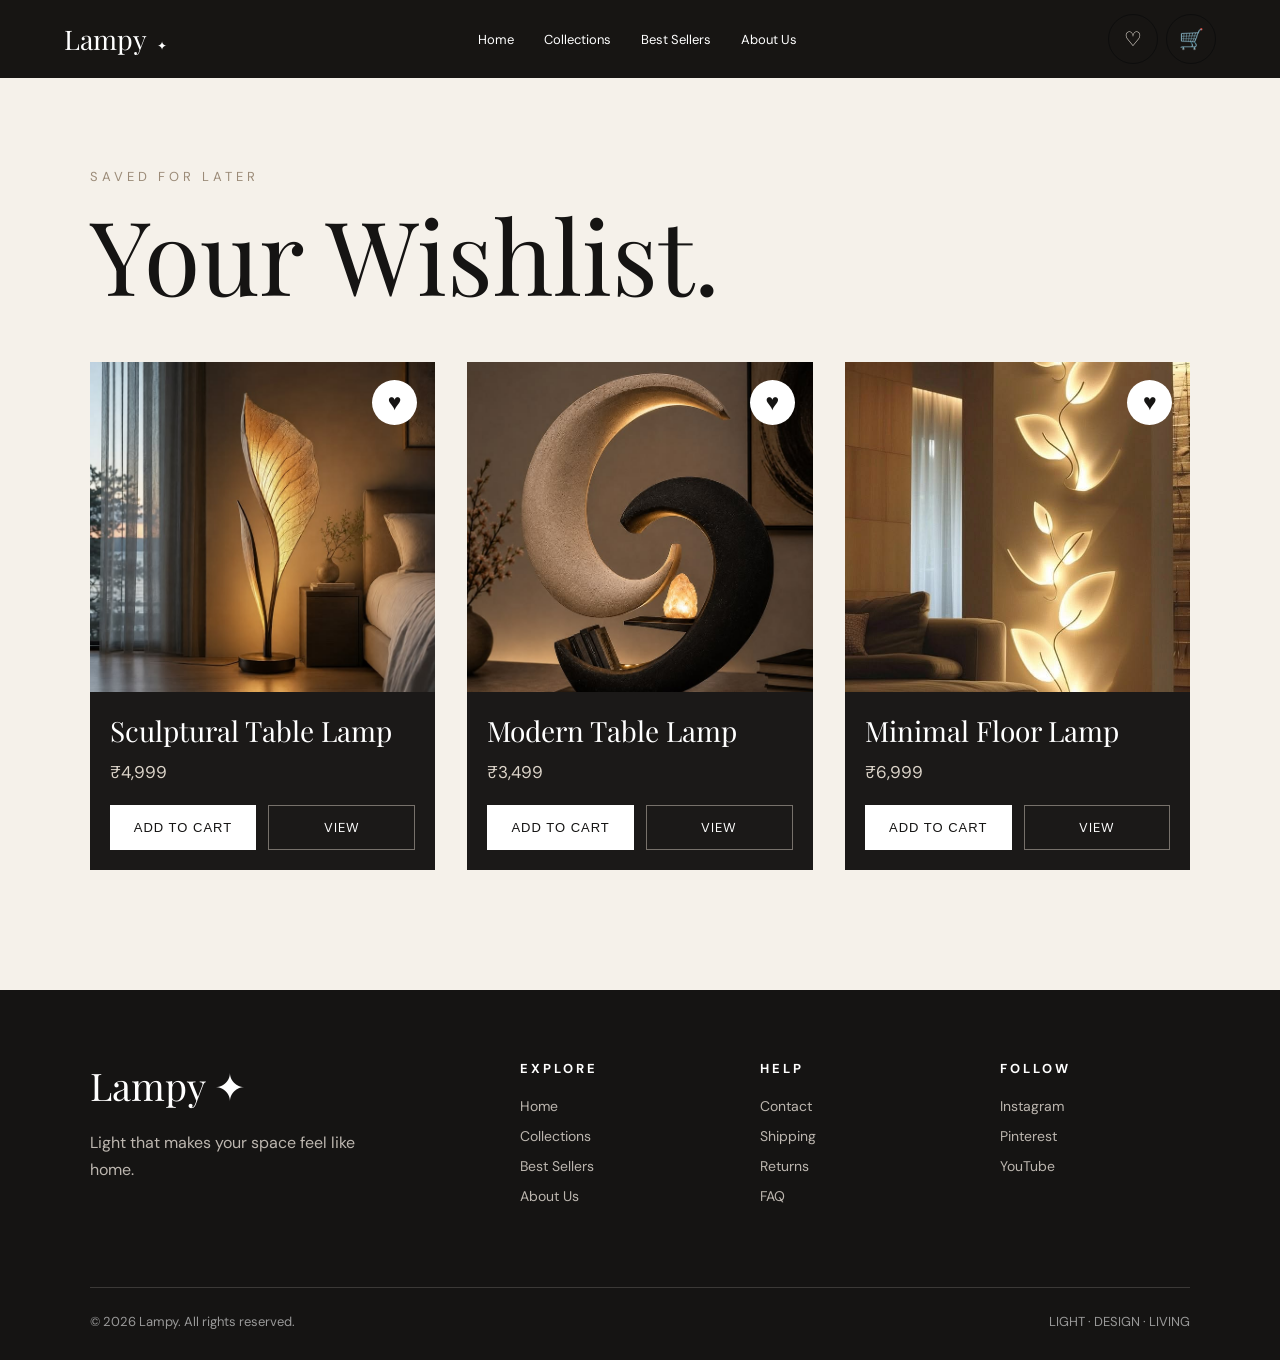
<file: wishlist.html>
<!DOCTYPE html>
<html lang="en">
<head>
    <meta charset="UTF-8">
    <meta name="viewport" content="width=device-width, initial-scale=1.0">

    <title>Wishlist | Lampy</title>

    <link rel="preconnect" href="https://fonts.googleapis.com">
    <link rel="preconnect" href="https://fonts.gstatic.com" crossorigin>

    <link href="https://fonts.googleapis.com/css2?family=DM+Sans:wght@400;500;600&family=Playfair+Display:wght@400;500&display=swap" rel="stylesheet">

    <style>

        * {
            margin: 0;
            padding: 0;
            box-sizing: border-box;
        }

        body {
            background: #f5f1ea;
            color: #151413;
            font-family: "DM Sans", sans-serif;
        }

        /* ================= HEADER ================= */

/* ================= HEADER ================= */

.navbar,
header {
    height: 78px;
    padding: 0 5%;
    box-sizing: border-box;
    background: #171513;
    color: white;
    display: flex;
    align-items: center;
    justify-content: space-between;
    padding: 0 5%;
    position: sticky;
    top: 0;
    z-index: 1000;
    margin: 0;
}

.logo {
    color: white;
    text-decoration: none;
    font-family: "Playfair Display", serif;
    font-size: 27px;
    font-weight: 400;
    line-height: -1;
}

.logo span,
.logo small {
    font-size: 12px;
     margin-left: 4px;
}

.nav-links,
header nav {
    display: flex;
    align-items: center;
    gap: 30px;
    font-size: 13px;
    margin: 0;
    padding: 0;
}

.nav-links a,
header nav a {
    color: white;
    text-decoration: none;
    font-family: "DM Sans", sans-serif;
    font-size: 13px;
    line-height: 1;
}
.nav-links a:hover {
    opacity: 1;
}

.nav-icons,
.header-icons {
    display: flex;
    align-items: center;
    gap: 8px;
}

.nav-icons a,
.header-icons a {
    width: 50px;
    height: 50px;
    box-sizing: border-box;
    border: 1px solid #0d0d0d;
    border-radius: 50%;
    display: flex;
    align-items: center;
    justify-content: center;
    color: #f5eee4;
    text-decoration: none;
    font-size: 20px;
    line-height: 1;
}

        /* PAGE TITLE */

        .page-title {
            padding: 90px 7% 60px;
        }

        .small-title {
            color: #9b8b78;
            font-size: 13px;
            letter-spacing: 4px;
            margin-bottom: 20px;
        }

        .page-title h1 {
            font-family: "Playfair Display", serif;
            font-weight: 400;
            font-size: clamp(55px, 8vw, 105px);
            line-height: 0.95;
        }

        /* WISHLIST */

        .wishlist-container {
            width: 86%;
            margin: 0 auto 120px;
        }

        .wishlist-grid {
            display: grid;
            grid-template-columns: repeat(3, 5fr);
            gap: 32px;
        }

        .wishlist-card {
            background: #1b1918;
            color: white;
            position: relative;
            overflow: hidden;
        }

        .wishlist-card img {
            width: 100%;
            height: 330px;
            object-fit: cover;
            display: block;
            transition: transform 0.5s ease;
        }

        .wishlist-card:hover img {
            transform: scale(1.03);
        }

        .card-content {
            padding: 20px;
        }

        .card-content h2 {
            font-family: "Playfair Display", serif;
            font-size: 28px;
            font-weight: 400;
            margin-bottom: 12px;
        }

        .price {
            font-size: 17px;
            color: #ddd5ca;
        }

        /* HEART */

        .heart-btn {
            position: absolute;
            top: 18px;
            right: 18px;
            width: 45px;
            height: 45px;
            border-radius: 50%;
            border: none;
            background: white;
            color: #151413;
            font-size: 23px;
            cursor: pointer;
            z-index: 2;
        }

        /* BUTTON */

        .card-actions {
            display: flex;
            gap: 12px;
            margin-top: 22px;
        }

        .add-cart {
            flex: 1;
            padding: 14px;
            border: none;
            background: white;
            color: #151413;
            cursor: pointer;
            letter-spacing: 1px;
            font-size: 13px;
            transition: 0.3s;
        }

        .add-cart:hover {
            background: #ddd8d0;
        }

        .view-product {
            flex: 1;
            padding: 13px;
            border: 1px solid #77716b;
            background: transparent;
            color: white;
            text-decoration: none;
            text-align: center;
            font-size: 13px;
            letter-spacing: 1px;
        }

        .view-product:hover {
            border-color: white;
        }

        /* EMPTY WISHLIST */

        .empty-wishlist {
            display: none;
            text-align: center;
            padding: 80px 20px 120px;
        }

        .empty-wishlist h2 {
            font-family: "Playfair Display", serif;
            font-weight: 400;
            font-size: 55px;
            margin-bottom: 15px;
        }

        .empty-wishlist p {
            color: #777;
            margin-bottom: 30px;
        }

        .shop-btn {
            display: inline-block;
            background: #151413;
            color: white;
            text-decoration: none;
            padding: 17px 35px;
            letter-spacing: 1px;
        }

        /* FOOTER */

        footer {
            background: #151413;
            color: white;
            padding: 70px 7% 30px;
        }

        .footer-grid {
            display: grid;
            grid-template-columns: 2fr 1fr 1fr 1fr;
            gap: 50px;
            padding-bottom: 70px;
        }

        .footer-logo {
            font-family: "Playfair Display", serif;
            font-size: 38px;
            margin-bottom: 18px;
        }

        .footer-about {
            color: #bcb6af;
            line-height: 1.7;
            max-width: 280px;
        }

        footer h3 {
            font-size: 13px;
            letter-spacing: 3px;
            margin-bottom: 20px;
        }

        footer a {
            display: block;
            color: #bcb6af;
            text-decoration: none;
            margin-bottom: 12px;
            font-size: 14px;
        }

        footer a:hover {
            color: white;
        }

        .copyright {
            border-top: 1px solid #3b3937;
            padding-top: 25px;
            color: #999;
            font-size: 13px;
            display: flex;
            justify-content: space-between;
        }

        /* RESPONSIVE */

        @media (max-width: 900px) {

            header {
                height: auto;
                padding: 25px 5%;
                flex-wrap: wrap;
                gap: 20px;
            }

            nav {
                order: 3;
                width: 100%;
                justify-content: center;
                gap: 25px;
            }

            .wishlist-grid {
                grid-template-columns: repeat(2, 1fr);
            }

            .footer-grid {
                grid-template-columns: 1fr 1fr;
            }
        }

        @media (max-width: 600px) {

            .page-title {
                padding: 60px 6% 40px;
            }

            .page-title h1 {
                font-size: 60px;
            }

            .wishlist-container {
                width: 88%;
            }

            .wishlist-grid {
                grid-template-columns: 1fr;
            }

            .wishlist-card img {
                height: 400px;
            }

            .footer-grid {
                grid-template-columns: 1fr;
                gap: 35px;
            }

            .copyright {
                flex-direction: column;
                gap: 10px;
            }

        }

    </style>
</head>

<body>

    <!-- ================= HEADER ================= -->

<header>

    <a href="index.html" class="logo">
        Lampy <span>✦</span>
    </a>

    <nav>

        <a href="index.html">
            Home
        </a>

        <a href="collections.html">
            Collections
        </a>

        <a href="best-sellers.html">
            Best Sellers
        </a>

        <a href="about.html">
            About Us
        </a>

    </nav>

    <div class="header-icons">

        <a href="wishlist.html" title="Wishlist">
            ♡
        </a>

        <a href="cart.html" title="Cart">
            🛒
        </a>

    </div>

</header>


    <!-- PAGE TITLE -->

    <section class="page-title">

        <div class="small-title">
            SAVED FOR LATER
        </div>

        <h1>Your Wishlist.</h1>

    </section>


    <!-- WISHLIST -->

    <section class="wishlist-container" id="wishlistContainer">

        <div class="wishlist-grid" id="wishlistGrid">


            <!-- PRODUCT 1 -->

            <div class="wishlist-card">

                <button class="heart-btn" onclick="removeWishlist(this)">
                    ♥
                </button>

                <img
                    src="images/floor-1.jpg"
                    alt="Sculptural Table Lamp"
                >

                <div class="card-content">

                    <h2>Sculptural Table Lamp</h2>

                    <div class="price">
                        ₹4,999
                    </div>

                    <div class="card-actions">

                        <button
                            class="add-cart"
                            onclick="addToCart('Sculptural Table Lamp')"
                        >
                            ADD TO CART
                        </button>

                        <a
                            href="product.html"
                            class="view-product"
                        >
                            VIEW
                        </a>

                    </div>

                </div>

            </div>


            <!-- PRODUCT 2 -->

            <div class="wishlist-card">

                <button class="heart-btn" onclick="removeWishlist(this)">
                    ♥
                </button>

                <img
                    src="images/floor-2.jpg"
                    alt="Modern Table Lamp"
                >

                <div class="card-content">

                    <h2>Modern Table Lamp</h2>

                    <div class="price">
                        ₹3,499
                    </div>

                    <div class="card-actions">

                        <button
                            class="add-cart"
                            onclick="addToCart('Modern Table Lamp')"
                        >
                            ADD TO CART
                        </button>

                        <a
                            href="product.html"
                            class="view-product"
                        >
                            VIEW
                        </a>

                    </div>

                </div>

            </div>


            <!-- PRODUCT 3 -->

            <div class="wishlist-card">

                <button class="heart-btn" onclick="removeWishlist(this)">
                    ♥
                </button>

                <img
                    src="images/lamp-3.jpg"
                    alt="Minimal Floor Lamp"
                >

                <div class="card-content">

                    <h2>Minimal Floor Lamp</h2>

                    <div class="price">
                        ₹6,999
                    </div>

                    <div class="card-actions">

                        <button
                            class="add-cart"
                            onclick="addToCart('Minimal Floor Lamp')"
                        >
                            ADD TO CART
                        </button>

                        <a
                            href="product.html"
                            class="view-product"
                        >
                            VIEW
                        </a>

                    </div>

                </div>

            </div>


        </div>

    </section>


    <!-- EMPTY WISHLIST -->

    <section class="empty-wishlist" id="emptyWishlist">

        <h2>Your wishlist is empty.</h2>

        <p>
            Save your favourite lights and come back to them later.
        </p>

        <a href="collections.html" class="shop-btn">
            EXPLORE COLLECTION
        </a>

    </section>


    <!-- FOOTER -->

    <footer>

        <div class="footer-grid">

            <div>

                <div class="footer-logo">
                    Lampy ✦
                </div>

                <p class="footer-about">
                    Light that makes your space feel like home.
                </p>

            </div>


            <div>

                <h3>EXPLORE</h3>

                <a href="index.html">Home</a>
                <a href="collections.html">Collections</a>
                <a href="best-sellers.html">Best Sellers</a>
                <a href="about.html">About Us</a>

            </div>


            <div>

                <h3>HELP</h3>

                <a href="#">Contact</a>
                <a href="#">Shipping</a>
                <a href="#">Returns</a>
                <a href="#">FAQ</a>

            </div>


            <div>

                <h3>FOLLOW</h3>

                <a href="#">Instagram</a>
                <a href="#">Pinterest</a>
                <a href="#">YouTube</a>

            </div>

        </div>


        <div class="copyright">

            <span>
                © 2026 Lampy. All rights reserved.
            </span>

            <span>
                LIGHT · DESIGN · LIVING
            </span>

        </div>

    </footer>


    <!-- JAVASCRIPT -->

    <script>

        function removeWishlist(button) {

            const card = button.closest(".wishlist-card");

            card.remove();

            const cards =
                document.querySelectorAll(".wishlist-card");

            if (cards.length === 0) {

                document.getElementById("wishlistContainer").style.display = "none";

                document.querySelector(".page-title").style.display = "none";

                document.getElementById("emptyWishlist").style.display = "block";

            }

        }


        function addToCart(productName) {

            alert(
                productName + " has been added to your cart."
            );

        }

    </script>

</body>
</html>
</file>
<file: css/style.css>
/* =========================
   RESET
========================= */

* {
    margin: 0;
    padding: 0;
    box-sizing: border-box;
}

html {
    scroll-behavior: smooth;
}

body {
    font-family: "DM Sans", sans-serif;
    background: #f8f6f1;
    color: #171614;
}

img {
    width: 100%;
    display: block;
    object-fit: cover;
}

a {
    text-decoration: none;
    color: inherit;
}

button {
    font-family: inherit;
}


/* =========================
   NAVBAR
========================= */

.navbar {
    height: 78px;
    padding: 0 5%;
    display: flex;
    align-items: center;
    justify-content: space-between;
    background: #171513;
    color: white;
    position: sticky;
    top: 0;
    z-index: 1000;
}

.logo {
    font-family: "Playfair Display", serif;
    font-size: 27px;
    letter-spacing: -1px;
}

.logo small {
    font-size: 12px;
    margin-left: 4px;
}

.nav-links {
    display: flex;
    gap: 35px;
    font-size: 13px;
}

.nav-links a {
    opacity: .8;
    transition: .3s;
}

.nav-links a:hover {
    opacity: 1;
}

.nav-icons,
.header-icons {
    display: flex;
    align-items: center;
    gap: 8px;
}

.nav-icons a,
.header-icons a {
    width: 50px;
    height: 50px;
    box-sizing: border-box;
    border: 1px solid #0d0d0d;
    border-radius: 50%;
    display: flex;
    align-items: center;
    justify-content: center;
    color: #f5eee4;
    text-decoration: none;
    font-size: 20px;
    line-height: 1;
}



/* =========================
   HERO - LAMPY
========================= */

.hero {
    height: calc(100vh - 78px);
    min-height: 620px;
    position: relative;
    overflow: hidden;
    background: #d8c7b5;
    color: #171513;
}


/* IMAGE */

.hero-image {
    position: absolute;
    inset: 0;
    width: 100%;
    height: 100%;
    object-fit: cover;
    object-position: left center;
}

/* SOFT WARM OVERLAY */

.hero-overlay {
    position: absolute;
    inset: 0;
    background:
        linear-gradient(
            90deg,
            rgba(25, 20, 16, .22) 0%,
            rgba(25, 20, 16, .04) 48%,
            rgba(25, 20, 16, 0) 75%
        );
}

/* CONTENT */

.hero-content {
    position: relative;
    z-index: 3;

    width: 90%;
    max-width: 1250px;

    height: 100%;
    margin: auto;

    display: flex;
    flex-direction: column;
    justify-content: center;

    padding-left: 8%;
    padding-bottom: 35px;
}

/* SMALL TEXT */

.hero-content .eyebrow {
    color: #f5eee5;
    font-size: 10px;
    letter-spacing: 3px;
    margin-bottom: 24px;
}

/* MAIN HEADING */

.hero h1 {
    font-family: "Playfair Display", serif;
    font-size: clamp(65px, 8vw, 115px);
    font-weight: 400;
    line-height: .9;
    letter-spacing: -4px;

    color: #fffaf3;

    margin-bottom: 28px;
}

/* DESCRIPTION */

.hero-description {
    max-width: 380px;

    color: #f5eee5;

    font-size: 14px;
    line-height: 1.7;

    margin-bottom: 30px;
}

/* BUTTON */

.hero .primary-btn {
    width: fit-content;

    background: #f8f3eb;
    color: #171513;

    padding: 14px 20px;

    border-radius: 30px;

    font-size: 10px;
    letter-spacing: 1.5px;
}

/* TAGS */

.hero-tags {
    position: absolute;

    z-index: 5;

    left: 5%;
    bottom: 28px;

    display: flex;
    gap: 10px;

    flex-wrap: wrap;
}

.hero-tags span {
    padding: 8px 14px;

    border: 1px solid rgba(255,255,255,.45);

    border-radius: 30px;

    color: white;

    font-size: 10px;

    backdrop-filter: blur(3px);
}

/* SOCIAL */

.social-icons {
    position: absolute;

    z-index: 5;

    right: 5%;
    bottom: 28px;

    display: flex;
    gap: 8px;
}

.social-icons span {
    width: 34px;
    height: 34px;

    border: 1px solid rgba(255,255,255,.45);

    border-radius: 50%;

    display: grid;
    place-items: center;

    color: white;

    font-size: 10px;
}


/* HERO RESPONSIVE */

@media (max-width: 900px) {

    .hero {
        height: 650px;
    }

    .hero-image {
        object-position: 30% center;
    }

    .hero-content {
        padding-left: 35%;
    }

}


@media (max-width: 600px) {

    .hero {
        height: 680px;
    }

    .hero-image {
        object-position: 25% center;
    }

    .hero-overlay {
        background:
            linear-gradient(
                90deg,
                rgba(20,16,13,.35),
                rgba(20,16,13,.18)
            );
    }

    .hero-content {
        width: auto;
        margin: 0 25px;

        padding-left: 0;
        padding-bottom: 80px;

        justify-content: flex-end;
    }

    .hero h1 {
        font-size: 65px;
        letter-spacing: -2px;
    }

    .hero-description {
        max-width: 320px;
    }

    .hero-tags {
        left: 25px;
        right: 25px;
        bottom: 25px;
    }

    .social-icons {
        display: none;
    }

}

/* =========================
   GENERAL SECTIONS
========================= */

.section {
    padding: 110px 5%;
}

.section-heading {
    display: flex;
    justify-content: space-between;
    align-items: end;
    margin-bottom: 55px;
}

.dark {
    color: #665e54;
}

h2 {
    font-family: "Playfair Display", serif;
    font-size: clamp(45px, 6vw, 75px);
    font-weight: 400;
    line-height: 1;
}

.outline-btn {
    border: 1px solid #aaa39a;
    padding: 11px 16px;
    border-radius: 30px;
    font-size: 10px;
    letter-spacing: 1px;
}


/* =========================
   COLLECTION INTRO
========================= */

.collection-intro {
    display: grid;
    grid-template-columns: 1fr 1fr;
    gap: 45px;
    align-items: center;
    margin-bottom: 50px;
}

.collection-card {
    height: 390px;
    position: relative;
    overflow: hidden;
    border-radius: 8px;
    color: white;
}

.collection-card img {
    height: 100%;
}

.collection-card-overlay {
    position: absolute;
    inset: 0;
    background: linear-gradient(
        transparent 20%,
        rgba(0,0,0,.75)
    );
    z-index: 1;
}

.collection-card-content {
    position: absolute;
    z-index: 2;
    bottom: 25px;
    left: 25px;
}

.collection-card-content span {
    font-size: 10px;
    letter-spacing: 1px;
}

.collection-card-content h3 {
    font-family: "Playfair Display", serif;
    font-size: 38px;
    font-weight: 400;
    margin: 12px 0;
}

.collection-card-content small {
    opacity: .7;
}

.intro-text {
    max-width: 420px;
    line-height: 1.8;
    color: #68625b;
}

.intro-text span {
    font-size: 12px;
    letter-spacing: 2px;
    color: #8c5b37;
}

.intro-text p {
    margin-top: 15px;
}


/* =========================
   PRODUCTS
========================= */

.product-grid {
    display: grid;
    grid-template-columns: 1.1fr 1.1fr .75fr;
    gap: 18px;
}

.product-image {
    height: 430px;
    position: relative;
    overflow: hidden;
    background: #e8e1d8;
    border-radius: 6px;
}

.product-card.small .product-image {
    height: 430px;
}

.product-image img {
    height: 100%;
    transition: transform .5s ease;
}

.product-card:hover img {
    transform: scale(1.04);
}

.heart {
    position: absolute;
    right: 14px;
    bottom: 14px;
    border: none;
    background: rgba(255,255,255,.85);
    width: 34px;
    height: 34px;
    border-radius: 50%;
    cursor: pointer;
}

.product-info {
    padding: 14px 3px;
    display: flex;
    justify-content: space-between;
}

.product-info h3 {
    font-family: "Playfair Display", serif;
    font-size: 19px;
    font-weight: 400;
}

.product-info p {
    font-size: 11px;
    color: #827a70;
    margin-top: 4px;
}

.product-info strong {
    font-size: 13px;
    font-weight: 500;
}


/* =========================
   PERFECT LAMP
========================= */

.perfect-section {
    background: #eee7dc;
    padding: 110px 5%;
}

.perfect-heading {
    text-align: center;
    max-width: 700px;
    margin: auto;
}

.perfect-heading h2 {
    margin-bottom: 20px;
}

.perfect-heading > p:last-child {
    color: #756e66;
    line-height: 1.7;
}

.feature-product {
    margin-top: 70px;
    display: grid;
    grid-template-columns: 1.35fr .65fr;
    background: #f9f6ef;
    min-height: 500px;
}

.feature-image {
    overflow: hidden;
}

.feature-image img {
    height: 100%;
    min-height: 500px;
}

.feature-content {
    padding: 65px 55px;
    display: flex;
    flex-direction: column;
    justify-content: center;
}

.product-number,
.feature-text > span {
    font-size: 11px;
    letter-spacing: 2px;
    color: #8a8379;
}

.feature-content h3 {
    font-family: "Playfair Display", serif;
    font-size: 42px;
    line-height: 1.1;
    font-weight: 400;
    margin: 22px 0;
}

.feature-content p,
.feature-text p {
    color: #706960;
    line-height: 1.7;
    font-size: 14px;
}

.rating {
    margin: 20px 0;
    letter-spacing: 4px;
    font-size: 13px;
}

.feature-content strong {
    font-size: 18px;
    margin-bottom: 25px;
}

.dark-btn {
    background: #171513;
    color: white;
    width: fit-content;
}

.feature-row {
    display: grid;
    grid-template-columns: 1fr 1fr;
    margin-top: 80px;
    min-height: 400px;
    align-items: center;
}

.feature-row.reverse {
    margin-top: 0;
}

.feature-text {
    padding: 60px;
}

.feature-text h3 {
    font-family: "Playfair Display", serif;
    font-size: 48px;
    font-weight: 400;
    margin: 20px 0;
}

.feature-small-image {
    height: 400px;
    overflow: hidden;
}

.feature-small-image img {
    height: 100%;
}

.text-btn {
    margin-top: 25px;
    border: none;
    background: none;
    font-size: 11px;
    letter-spacing: 1px;
    cursor: pointer;
}


/* =========================
   CATEGORIES
========================= */

.categories {
    background: #181614;
    color: white;
    padding: 100px 5%;
}

.categories-title {
    text-align: center;
    margin-bottom: 60px;
}

.categories-title h2 {
    font-size: clamp(35px, 6vw, 70px);
}

.category-grid {
    display: grid;
    grid-template-columns: repeat(3, 1fr);
    gap: 18px;
}

.category-item {
    position: relative;
    min-height: 430px;
    overflow: hidden;
}

.category-item img {
    height: 100%;
    transition: transform .5s;
}

.category-item:hover img {
    transform: scale(1.05);
}

.category-item div {
    position: absolute;
    left: 25px;
    bottom: 25px;
    z-index: 2;
}

.category-item::after {
    content: "";
    position: absolute;
    inset: 0;
    background: linear-gradient(
        transparent 40%,
        rgba(0,0,0,.8)
    );
}

.category-item h3,
.category-item p {
    position: relative;
    z-index: 3;
}

.category-item h3 {
    font-family: "Playfair Display", serif;
    font-size: 30px;
    font-weight: 400;
}

.category-item p {
    font-size: 12px;
    opacity: .75;
    margin-top: 5px;
}


/* =========================
   FAQ
========================= */

.faq-section {
    padding: 110px 5%;
    display: grid;
    grid-template-columns: .8fr 1.2fr;
    gap: 80px;
    align-items: center;
}

.faq-image {
    height: 560px;
}

.faq-image img {
    height: 100%;
}

.faq-content h2 {
    font-size: clamp(40px, 5vw, 65px);
    margin-bottom: 40px;
}

.faq-item {
    border-top: 1px solid #cfc8be;
}

.faq-item:last-child {
    border-bottom: 1px solid #cfc8be;
}

.faq-item button {
    width: 100%;
    border: none;
    background: none;
    padding: 22px 0;
    display: flex;
    justify-content: space-between;
    font-size: 14px;
    text-align: left;
    cursor: pointer;
}

.faq-item button span {
    font-size: 20px;
}

.faq-answer {
    max-height: 0;
    overflow: hidden;
    color: #777069;
    font-size: 13px;
    line-height: 1.6;
    transition: max-height .3s ease, padding .3s ease;
}

.faq-item.active .faq-answer {
    max-height: 150px;
    padding-bottom: 20px;
}


/* =========================
   FOOTER
========================= */

.footer {
    background: #0f0e0d;
    color: white;
    padding: 80px 5% 25px;
}

.footer-top {
    display: grid;
    grid-template-columns: 2fr 1fr 1fr 1fr;
    gap: 40px;
    padding-bottom: 70px;
}

.footer-brand h2 {
    font-size: 40px;
    font-family: "Playfair Display", serif;
}

.footer-brand p {
    margin-top: 20px;
    color: #aaa39b;
    line-height: 1.7;
}

.footer-column {
    display: flex;
    flex-direction: column;
    gap: 12px;
}

.footer-column h4 {
    font-size: 10px;
    letter-spacing: 2px;
    margin-bottom: 10px;
}

.footer-column a {
    color: #99928a;
    font-size: 12px;
    transition: .3s;
}

.footer-column a:hover {
    color: white;
}

.footer-bottom {
    border-top: 1px solid #302d2a;
    padding-top: 20px;
    display: flex;
    justify-content: space-between;
    color: #77716a;
    font-size: 10px;
    letter-spacing: 1px;
}


/* =========================
   RESPONSIVE
========================= */

@media (max-width: 900px) {

    .nav-links {
        display: none;
    }

    .menu-btn {
        display: block;
    }

    .hero {
        height: 600px;
    }

    .hero-content {
        padding-top: 120px;
    }

    .collection-intro,
    .feature-product,
    .faq-section {
        grid-template-columns: 1fr;
    }

    .product-grid {
        grid-template-columns: 1fr 1fr;
    }

    .product-card.small {
        grid-column: span 2;
    }

    .category-grid {
        grid-template-columns: 1fr;
    }

    .feature-row {
        grid-template-columns: 1fr;
    }

    .feature-row.reverse {
        display: flex;
        flex-direction: column;
    }

    .feature-small-image {
        width: 100%;
    }

    .footer-top {
        grid-template-columns: 1fr 1fr;
    }

    .faq-image {
        height: 450px;
    }
}


@media (max-width: 600px) {

    .navbar {
        padding: 0 20px;
    }

    .section,
    .perfect-section,
    .categories,
    .faq-section {
        padding: 70px 20px;
    }

    .hero {
        height: 650px;
    }

    .hero-content {
        width: auto;
        margin: 0 20px;
        padding-top: 120px;
    }

    .hero h1 {
        font-size: 65px;
    }

    .hero-tags {
        left: 20px;
        right: 20px;
    }

    .social-icons {
        display: none;
    }

    .section-heading {
        align-items: start;
        flex-direction: column;
        gap: 25px;
    }

    .collection-intro {
        gap: 25px;
    }

    .product-grid {
        grid-template-columns: 1fr;
    }

    .product-card.small {
        grid-column: auto;
    }

    .product-image,
    .product-card.small .product-image {
        height: 430px;
    }

    .feature-content {
        padding: 45px 25px;
    }

    .feature-text {
        padding: 40px 20px;
    }

    .footer-top {
        grid-template-columns: 1fr;
    }

    .footer-bottom {
        flex-direction: column;
        gap: 12px;
    }
}
/* =========================================
   COLLECTIONS PAGE
========================================= */

.collection-hero {
    min-height: 70vh;
    background: #151310;
    color: #f5eee4;
    display: flex;
    align-items: center;
    padding: 100px 8%;
}

.collection-hero-content {
    max-width: 850px;
}

.small-heading {
    font-size: 12px;
    letter-spacing: 3px;
    margin-bottom: 30px;
    color: #a89d8f;
}

/* =========================
   COLLECTIONS HERO HEADING
========================= */

.collections-hero h1 {
    font-size: 200px;
    line-height: 0.95;
    font-weight: 500;
    letter-spacing: -3px;
    max-width: 850px;
    margin: 50px 0 50px;
}

.collection-description {
    max-width: 500px;
    font-size: 17px;
    line-height: 1.8;
    color: #c9c0b5;
}


/* COLLECTION SECTION */

.collections-section {
    background: #eee6da;
    padding: 120px 5%;
}

.section-heading {
    display: flex;
    justify-content: space-between;
    align-items: flex-end;
    margin-bottom: 70px;
}

.section-heading p {
    font-size: 12px;
    letter-spacing: 3px;
    color: #83796e;
}

.section-heading h2 {
    font-family: "Playfair Display", serif;
    font-size: clamp(45px, 6vw, 80px);
    line-height: 1;
    font-weight: 400;
    margin: 0;
}


/* COLLECTION GRID */

.collection-grid {
    display: grid;
    grid-template-columns: repeat(3, 1fr);
    gap: 25px;
}

.collection-card {
    text-decoration: none;
    color: #151310;
    display: block;
}

.collection-image {
    height: 550px;
    overflow: hidden;
    background: #d8cec0;
}

.collection-image img {
    width: 100%;
    height: 100%;
    object-fit: cover;
    display: block;
    transition: transform 0.6s ease;
}

.collection-card:hover .collection-image img {
    transform: scale(1.04);
}

.collection-info {
    display: flex;
    justify-content: space-between;
    align-items: flex-start;
    padding: 25px 5px;
    border-bottom: 1px solid #c8beb1;
}

.collection-number {
    font-size: 11px;
    letter-spacing: 2px;
    color: #81766b;
    margin: 0 0 10px;
}

.collection-info h3 {
    font-family: "Playfair Display", serif;
    font-size: 32px;
    font-weight: 400;
    margin: 0 0 8px;
}

.collection-info p:last-child {
    margin: 0;
    color: #71685f;
    font-size: 14px;
}

.collection-arrow {
    font-size: 28px;
    transition: transform 0.3s ease;
}

.collection-card:hover .collection-arrow {
    transform: translate(5px, -5px);
}


/* FEATURE SECTION */

.collection-feature {
    display: grid;
    grid-template-columns: 1fr 1fr;
    background: #f7f3ed;
}

.feature-image {
    height: 700px;
    overflow: hidden;
}

.feature-image img {
    width: 100%;
    height: 100%;
    object-fit: cover;
}

.feature-content {
    display: flex;
    flex-direction: column;
    justify-content: center;
    padding: 80px;
}

.feature-content h2 {
    font-family: "Playfair Display", serif;
    font-size: clamp(50px, 5vw, 75px);
    line-height: 1;
    font-weight: 400;
    margin: 0 0 30px;
}

.feature-content > p:not(.small-heading) {
    max-width: 500px;
    color: #6e665e;
    line-height: 1.8;
    font-size: 16px;
}

.feature-button {
    display: inline-block;
    margin-top: 35px;
    color: #151310;
    text-decoration: none;
    font-size: 13px;
    letter-spacing: 1.5px;
    border-bottom: 1px solid #151310;
    padding-bottom: 8px;
    width: fit-content;
}


/* ACTIVE NAVIGATION */

.nav-links a.active {
    color: #ffffff;
}


/* RESPONSIVE */

@media (max-width: 900px) {

    .collection-grid {
        grid-template-columns: 1fr;
    }

    .collection-image {
        height: 600px;
    }

    .section-heading {
        display: block;
    }

    .section-heading h2 {
        margin-top: 25px;
    }

    .collection-feature {
        grid-template-columns: 1fr;
    }

    .feature-image {
        height: 500px;
    }

    .feature-content {
        padding: 70px 8%;
    }
}


@media (max-width: 600px) {

    .collection-hero {
        min-height: 65vh;
        padding: 80px 7%;
    }

    .collection-hero h1 {
        font-size: 60px;
    }

    .collections-section {
        padding: 80px 6%;
    }

    .collection-image {
        height: 450px;
    }

    .collection-info h3 {
        font-size: 27px;
    }

    .feature-content {
        padding: 60px 7%;
    }

}
/* =========================================
   BEST SELLERS HERO
========================================= */

.best-hero {
    min-height: calc(100vh - 103px);
    height: calc(105vh - 103px);

    background-image:
        linear-gradient(
            rgba(0, 0, 0, 0.35),
            rgba(0, 0, 0, 0.35)
        ),
        url("../images/hero-lamp2.jpg");

    background-size: cover;
    background-position: absolute;
    background-repeat: no-repeat;

    color: #f5eee4;

    display: flex;
    align-items: center;

    padding: 0 6%;

    box-sizing: border-box;
}

.best-hero h1 {
    font-family: "Playfair Display", serif;
    font-size: clamp(80px, 10vw, 140px);
    line-height: .88;
    font-weight: 400;
    margin: 0 0 35px;
}

.best-hero p:not(.small-heading) {
    max-width: 520px;
    color: #f5eee4;
    font-size: 17px;
    line-height: 1.8;
}

/* PRODUCTS */

.products-section {
    background: #eee6da;
    padding: 110px 5%;
}

.products-heading {
    display: flex;
    justify-content: space-between;
    align-items: flex-end;
    margin-bottom: 65px;
}

.products-heading h2 {
    font-family: "Playfair Display", serif;
    font-size: clamp(45px, 6vw, 75px);
    font-weight: 400;
    margin: 0;
}

.product-count {
    font-size: 12px;
    letter-spacing: 2px;
    color: #81776d;
}


/* PRODUCT GRID */

.products-grid {
    display: grid;
    grid-template-columns: repeat(3, 1fr);
    gap: 55px 25px;
}

.product-card {
    position: relative;
}

.product-image {
    height: 500px;
    position: relative;
    overflow: hidden;
    background: #d7cdc0;
}

.product-image img {
    width: 100%;
    height: 100%;
    object-fit: cover;
    display: block;
    transition: transform .6s ease;
}

.product-card:hover .product-image img {
    transform: scale(1.04);
}


/* WISHLIST */

.wishlist-btn {
    position: absolute;
    top: 18px;
    right: 18px;

    width: 45px;
    height: 45px;

    border-radius: 50%;
    border: 1px solid rgba(255,255,255,.6);

    background: rgba(20,18,15,.45);
    color: white;

    font-size: 23px;

    cursor: pointer;
}


/* TAG */

.product-tag {
    position: absolute;
    left: 18px;
    top: 18px;

    background: #f4eee5;
    color: #151310;

    padding: 9px 13px;

    font-size: 10px;
    letter-spacing: 1.5px;
}


/* DETAILS */

.product-details {
    display: flex;
    justify-content: space-between;
    gap: 20px;

    padding: 22px 4px 12px;
}

.product-details h3 {
    font-family: "Playfair Display", serif;
    font-size: 24px;
    font-weight: 400;
    margin: 0 0 7px;
}

.product-details p {
    margin: 0;
    color: #776e65;
    font-size: 13px;
}

.product-details > span {
    font-size: 14px;
    white-space: nowrap;
}


/* VIEW PRODUCT */

.view-product {
    display: inline-block;

    color: #151310;
    text-decoration: none;

    font-size: 11px;
    letter-spacing: 1.5px;

    border-bottom: 1px solid #151310;

    padding-bottom: 6px;
    margin-left: 4px;

    transition: opacity .3s ease;
}

.view-product:hover {
    opacity: .55;
}


/* CTA */

.best-cta {
    min-height: 600px;

    display: flex;
    align-items: center;

    padding: 100px 8%;

    background:
        linear-gradient(rgba(15,13,11,.48), rgba(15,13,11,.48)),
        url("../images/products/floor-lamp.jpg");

    background-size: cover;
    background-position: center;

    color: white;
}

.best-cta h2 {
    font-family: "Playfair Display", serif;
    font-size: clamp(55px, 7vw, 100px);
    font-weight: 400;
    line-height: .95;
    margin: 0 0 40px;
}

.best-cta a {
    color: white;
    text-decoration: none;

    font-size: 12px;
    letter-spacing: 2px;

    border-bottom: 1px solid white;
    padding-bottom: 8px;
}


/* RESPONSIVE */

@media (max-width: 900px) {

    .products-grid {
        grid-template-columns: repeat(2, 1fr);
    }

    .products-heading {
        display: block;
    }

    .product-count {
        margin-top: 20px;
    }

}


@media (max-width: 600px) {

    .best-hero {
        min-height: 60vh;
        padding: 80px 7%;
    }

    .best-hero h1 {
        font-size: 70px;
    }

    .products-section {
        padding: 80px 6%;
    }

    .products-grid {
        grid-template-columns: 1fr;
    }

    .product-image {
        height: 500px;
    }

    .best-cta {
        min-height: 500px;
        padding: 80px 7%;
    }

}
        /* =========================
          Collection  FOOTER
        ========================= */

        .footer {
            background: #171513;
            color: #fff;
            padding: 75px 6% 30px;
        }

        .footer-grid {
            max-width: 1400px;
            margin: 0 auto;

            display: grid;
            grid-template-columns: 2fr 1fr 1fr 1fr;
            gap: 50px;
        }

        .footer-brand h2 {
            font-family: "Playfair Display", serif;
            font-size: 35px;
            font-weight: 400;
            margin-bottom: 15px;
        }

        .footer-brand p {
            color: #aaa39c;
            line-height: 1.7;
        }

        .footer-column h4 {
            font-size: 12px;
            letter-spacing: 2px;
            margin-bottom: 20px;
        }

        .footer-column a {
            display: block;
            color: #aaa39c;
            font-size: 14px;
            margin-bottom: 12px;

            transition: color 0.3s ease;
        }

        .footer-column a:hover {
            color: #fff;
        }

        .footer-bottom {
            max-width: 1400px;
            margin: 55px auto 0;

            padding-top: 22px;

            border-top: 1px solid #3d3935;

            display: flex;
            justify-content: space-between;

            gap: 20px;

            color: #8e8882;

            font-size: 12px;
            letter-spacing: 1px;
        }
/* =====================================================
   COLLECTIONS HERO - CLEAN FINAL VERSION
===================================================== */

.collection-hero {
    position: relative;
    width: 100%;
    height: calc(100vh - 103px);
    min-height: 620px;
    overflow: hidden;
    background: #151311;
}

/* Both hero images */
.collection-hero > .collection-image {
    position: absolute;
    top: 0;
    width: 50%;
    height: 100%;
    object-fit: cover;
    display: block;
}

/* Left image */
.collection-hero .image-one {
    left: 0;
}

/* Right image */
.collection-hero .image-two {
    right: 0;
}

/* Dark overlay over both images */
.collection-hero-overlay {
    position: absolute;
    inset: 0;
    background: rgba(0, 0, 0, 0.22);
    z-index: 2;
}

/* Hero text */
.collection-hero-content {
    position: absolute;
    z-index: 3;
    left: 8%;
    top: 50%;
    transform: translateY(-50%);
    width: 520px;
    color: #f8f3ea;
}

/* Small title */
.collection-small-title {
    font-family: "DM Sans", sans-serif;
    font-size: 13px;
    letter-spacing: 5px;
    margin-bottom: 30px;
    color: #e3d0b5;
}

/* Main heading */
.collection-hero-content h1 {
    font-family: "Playfair Display", serif;
    font-size: 95px;
    font-weight: 400;
    line-height: 0.92;
    margin: 0 0 30px;
    color: #f8f3ea;
}

/* Description */
.collection-description {
    font-family: "DM Sans", sans-serif;
    font-size: 16px;
    line-height: 1.7;
    max-width: 500px;
    color: #f0e8df;
    margin: 0;
}


/* =====================================================
   LAPTOP
===================================================== */

@media (min-width: 1000px) {

    .collection-hero {
        height: calc(100vh - 103px);
    }

    .collection-hero-content {
        left: 8%;
    }
}


/* =====================================================
   TABLET
===================================================== */

@media (max-width: 900px) {

    .collection-hero {
        height: 650px;
    }

    .collection-hero > .collection-image {
        width: 100%;
    }

    .collection-hero .image-two {
        display: none;
    }

    .collection-hero-content {
        left: 7%;
        width: 80%;
    }

    .collection-hero-content h1 {
        font-size: 65px;
    }
}


/* =====================================================
   MOBILE
===================================================== */

@media (max-width: 600px) {

    .collection-hero {
        height: 650px;
        min-height: 0;
    }

    .collection-hero-content {
        left: 7%;
        width: 86%;
    }

    .collection-small-title {
        font-size: 11px;
        letter-spacing: 3px;
        margin-bottom: 22px;
    }

    .collection-hero-content h1 {
        font-size: 50px;
        line-height: 0.95;
    }

    .collection-description {
        font-size: 14px;
    }
}
</file>
